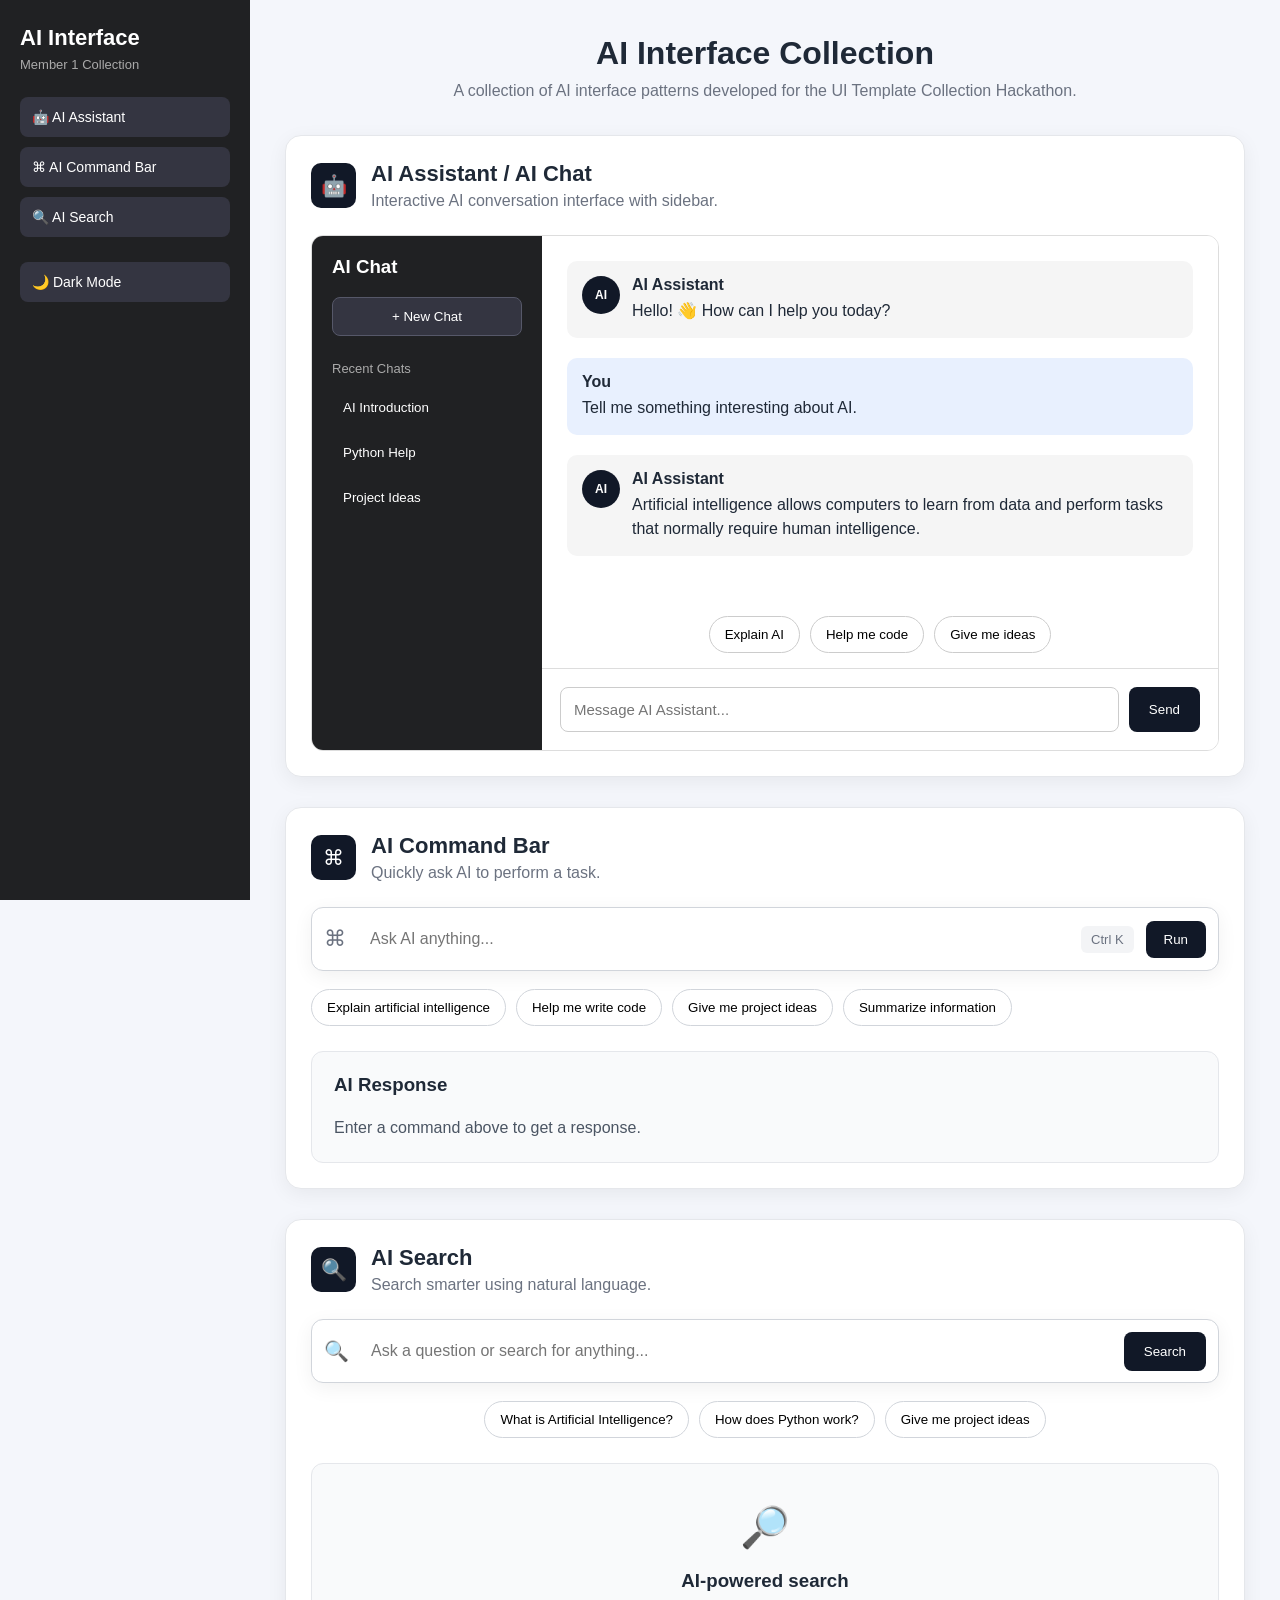
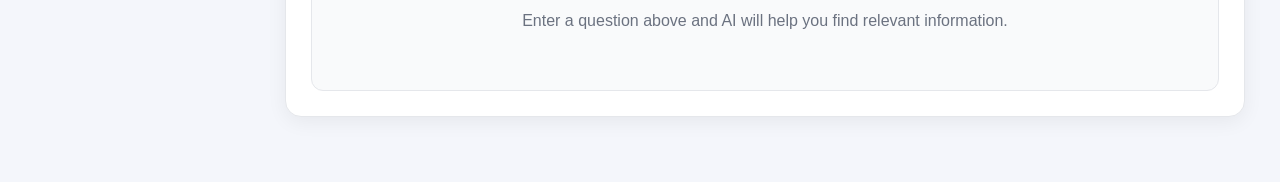
<file: index.html>
<!DOCTYPE html>
<html lang="en">
<head>
    <meta charset="UTF-8">
    <meta name="viewport" content="width=device-width, initial-scale=1.0">
    <title>AI Interface Collection</title>
    <link rel="stylesheet" href="style.css">
</head>

<body>

    <div class="dashboard">

        <!-- Sidebar -->
        <aside class="sidebar">

            <div class="sidebar-header">
                <h2>AI Interface</h2>
                <p>Member 1 Collection</p>
            </div>

            <nav class="navigation">
                <button onclick="showSection('chat-section')">
                    🤖 AI Assistant
                </button>

                <button onclick="showSection('command-section')">
                    ⌘ AI Command Bar
                </button>

                <button onclick="showSection('search-section')">
                    🔍 AI Search
                </button>
            </nav>

            <button class="theme-button">
                🌙 Dark Mode
            </button>

        </aside>


        <!-- Main Content -->
        <main class="main-content">

            <header class="page-header">
                <h1>AI Interface Collection</h1>
                <p>
                    A collection of AI interface patterns developed for the UI Template Collection Hackathon.
                </p>
            </header>


            <!-- ========================= -->
            <!-- AI CHAT / AI ASSISTANT -->
            <!-- ========================= -->

            <section id="chat-section" class="interface-section">

                <div class="section-title">
                    <span class="section-icon">🤖</span>

                    <div>
                        <h2>AI Assistant / AI Chat</h2>
                        <p>Interactive AI conversation interface with sidebar.</p>
                    </div>
                </div>


                <div class="chat-container">

                    <!-- Chat Sidebar -->

                    <aside class="chat-sidebar">

                        <h3>AI Chat</h3>

                        <button class="new-chat">
                            + New Chat
                        </button>

                        <p class="history-title">
                            Recent Chats
                        </p>

                        <button class="history-item">
                            AI Introduction
                        </button>

                        <button class="history-item">
                            Python Help
                        </button>

                        <button class="history-item">
                            Project Ideas
                        </button>

                    </aside>


                    <!-- Chat Area -->

                    <div class="chat-area">

                        <div class="messages">

                            <div class="message assistant">

                                <div class="avatar">
                                    AI
                                </div>

                                <div class="message-content">
                                    <strong>AI Assistant</strong>

                                    <p>
                                        Hello! 👋 How can I help you today?
                                    </p>
                                </div>

                            </div>


                            <div class="message user">

                                <div class="message-content">
                                    <strong>You</strong>

                                    <p>
                                        Tell me something interesting about AI.
                                    </p>
                                </div>

                            </div>


                            <div class="message assistant">

                                <div class="avatar">
                                    AI
                                </div>

                                <div class="message-content">

                                    <strong>AI Assistant</strong>

                                    <p>
                                        Artificial intelligence allows computers
                                        to learn from data and perform tasks that
                                        normally require human intelligence.
                                    </p>

                                </div>

                            </div>

                        </div>


                        <!-- Chat Suggestions -->

                        <div class="suggestions">

                            <button>
                                Explain AI
                            </button>

                            <button>
                                Help me code
                            </button>

                            <button>
                                Give me ideas
                            </button>

                        </div>


                        <!-- Chat Input -->

                        <div class="input-area">

                            <input
                                type="text"
                                placeholder="Message AI Assistant..."
                            >

                            <button class="send-button">
                                Send
                            </button>

                        </div>

                    </div>

                </div>

            </section>


            <!-- ========================= -->
            <!-- AI COMMAND BAR -->
            <!-- ========================= -->

            <section id="command-section" class="interface-section">

                <div class="section-title">

                    <span class="section-icon">
                        ⌘
                    </span>

                    <div>

                        <h2>AI Command Bar</h2>

                        <p>
                            Quickly ask AI to perform a task.
                        </p>

                    </div>

                </div>


                <div class="command-box">

                    <span class="command-icon">
                        ⌘
                    </span>

                    <input
                        type="text"
                        id="commandInput"
                        placeholder="Ask AI anything..."
                        autocomplete="off"
                    >

                    <span class="shortcut">
                        Ctrl K
                    </span>

                    <button id="runButton">
                        Run
                    </button>

                </div>


                <div class="command-suggestions">

                    <button class="command-suggestion">
                        Explain artificial intelligence
                    </button>

                    <button class="command-suggestion">
                        Help me write code
                    </button>

                    <button class="command-suggestion">
                        Give me project ideas
                    </button>

                    <button class="command-suggestion">
                        Summarize information
                    </button>

                </div>


                <div id="responseBox" class="response-box">

                    <h3>
                        AI Response
                    </h3>

                    <p>
                        Enter a command above to get a response.
                    </p>

                </div>

            </section>


            <!-- ========================= -->
            <!-- AI SEARCH -->
            <!-- ========================= -->

            <section id="search-section" class="interface-section">

                <div class="section-title">

                    <span class="section-icon">
                        🔍
                    </span>

                    <div>

                        <h2>AI Search</h2>

                        <p>
                            Search smarter using natural language.
                        </p>

                    </div>

                </div>


                <div class="search-box">

                    <span class="search-icon">
                        🔍
                    </span>

                    <input
                        type="text"
                        id="searchInput"
                        placeholder="Ask a question or search for anything..."
                        autocomplete="off"
                    >

                    <button id="searchButton">
                        Search
                    </button>

                </div>


                <div class="quick-searches">

                    <button class="quick-button">
                        What is Artificial Intelligence?
                    </button>

                    <button class="quick-button">
                        How does Python work?
                    </button>

                    <button class="quick-button">
                        Give me project ideas
                    </button>

                </div>


                <div id="results" class="results">

                    <div class="result-placeholder">

                        <div class="large-icon">
                            🔎
                        </div>

                        <h3>
                            AI-powered search
                        </h3>

                        <p>
                            Enter a question above and AI will help you
                            find relevant information.
                        </p>

                    </div>

                </div>

            </section>


        </main>

    </div>


    <script src="script.js"></script>

</body>
</html>
</file>
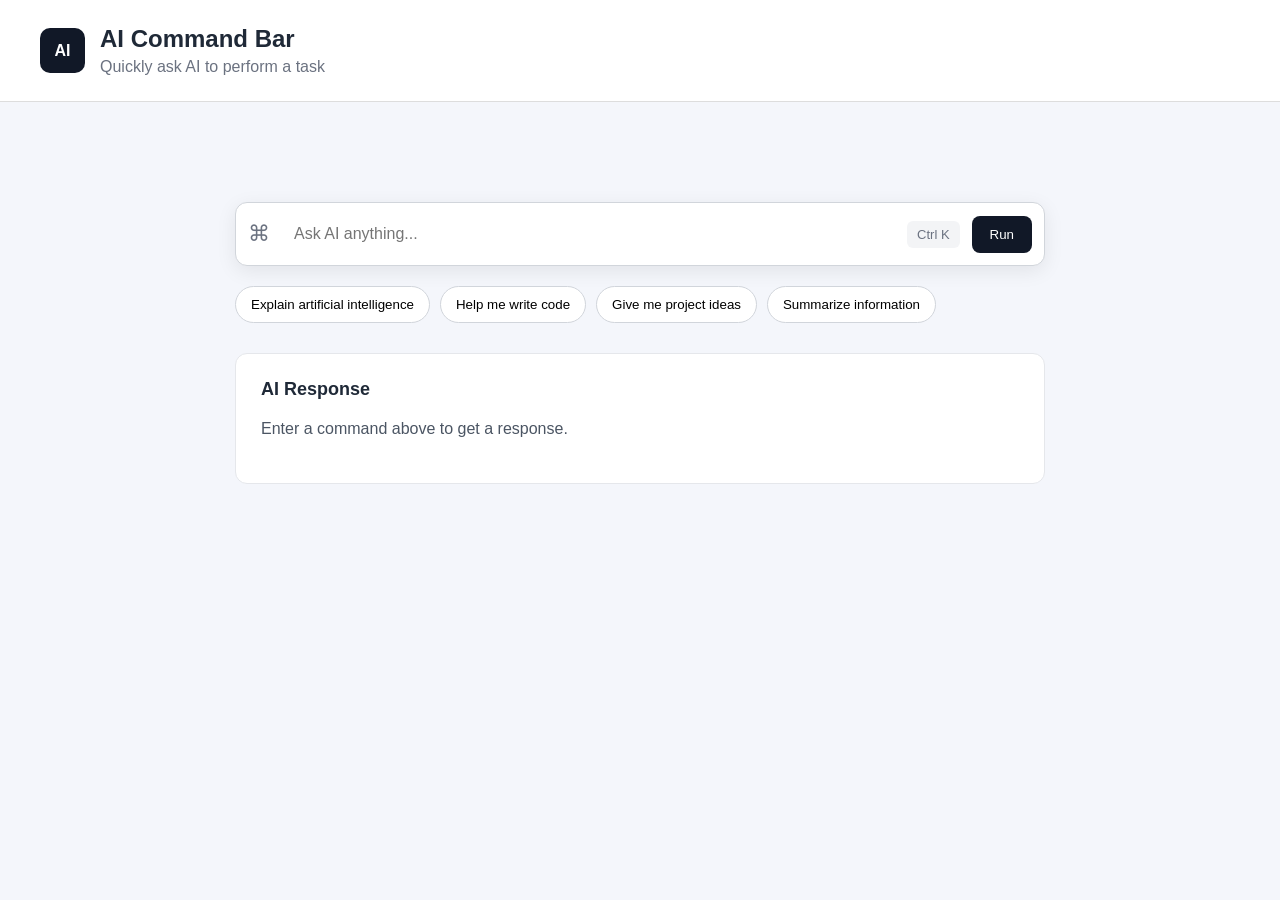
<file: ai-command-bar/index.html>
<!DOCTYPE html>
<html lang="en">
<head>
    <meta charset="UTF-8">
    <meta name="viewport" content="width=device-width, initial-scale=1.0">
    <title>AI Command Bar</title>
    <link rel="stylesheet" href="style.css">
</head>

<body>

    <div class="app">

        <header class="header">
            <div class="logo">AI</div>
            <div>
                <h1>AI Command Bar</h1>
                <p>Quickly ask AI to perform a task</p>
            </div>
        </header>

        <main class="main-content">

            <div class="command-box">
                <span class="command-icon">⌘</span>

                <input
                    type="text"
                    id="commandInput"
                    placeholder="Ask AI anything..."
                    autocomplete="off"
                >

                <span class="shortcut">Ctrl K</span>

                <button id="runButton">Run</button>
            </div>

            <div class="suggestions">

                <button class="suggestion">
                    Explain artificial intelligence
                </button>

                <button class="suggestion">
                    Help me write code
                </button>

                <button class="suggestion">
                    Give me project ideas
                </button>

                <button class="suggestion">
                    Summarize information
                </button>

            </div>

            <div id="responseBox" class="response-box">
                <h2>AI Response</h2>
                <p>Enter a command above to get a response.</p>
            </div>

        </main>

    </div>

    <script src="script.js"></script>

</body>
</html>
</file>
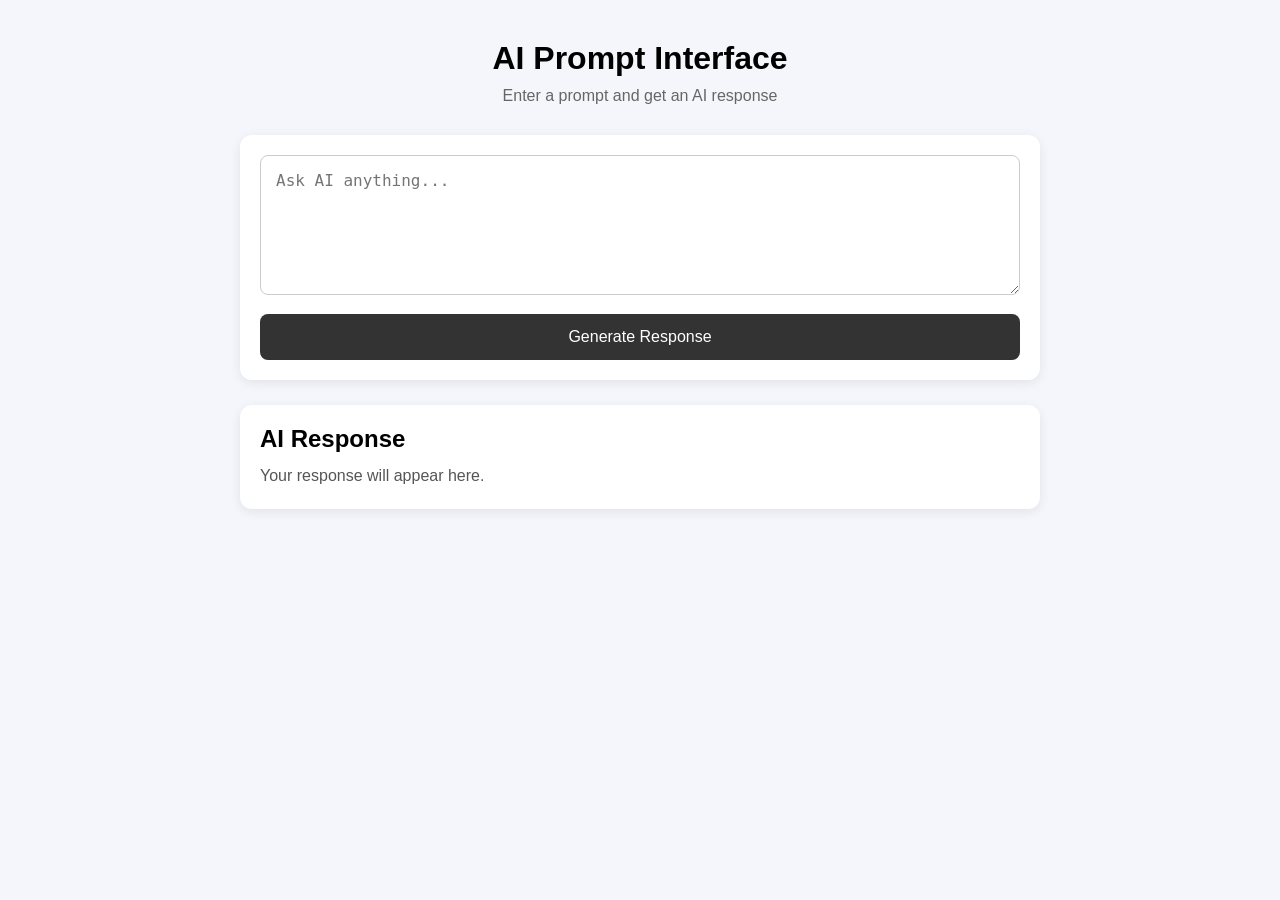
<file: ai-prompt-interface/index.html>
<!DOCTYPE html>
<html lang="en">
<head>
    <meta charset="UTF-8">
    <meta name="viewport" content="width=device-width, initial-scale=1.0">
    <title>AI Prompt Interface</title>
    <link rel="stylesheet" href="style.css">
</head>

<body>

    <div class="container">

        <h1>AI Prompt Interface</h1>
        <p class="subtitle">Enter a prompt and get an AI response</p>

        <div class="prompt-box">
            <textarea 
                id="promptInput"
                placeholder="Ask AI anything..."
            ></textarea>

            <button onclick="generateResponse()">
                Generate Response
            </button>
        </div>

        <div id="response" class="response-box">
            <h2>AI Response</h2>
            <p>Your response will appear here.</p>
        </div>

    </div>

    <script src="script.js"></script>

</body>
</html>
</file>
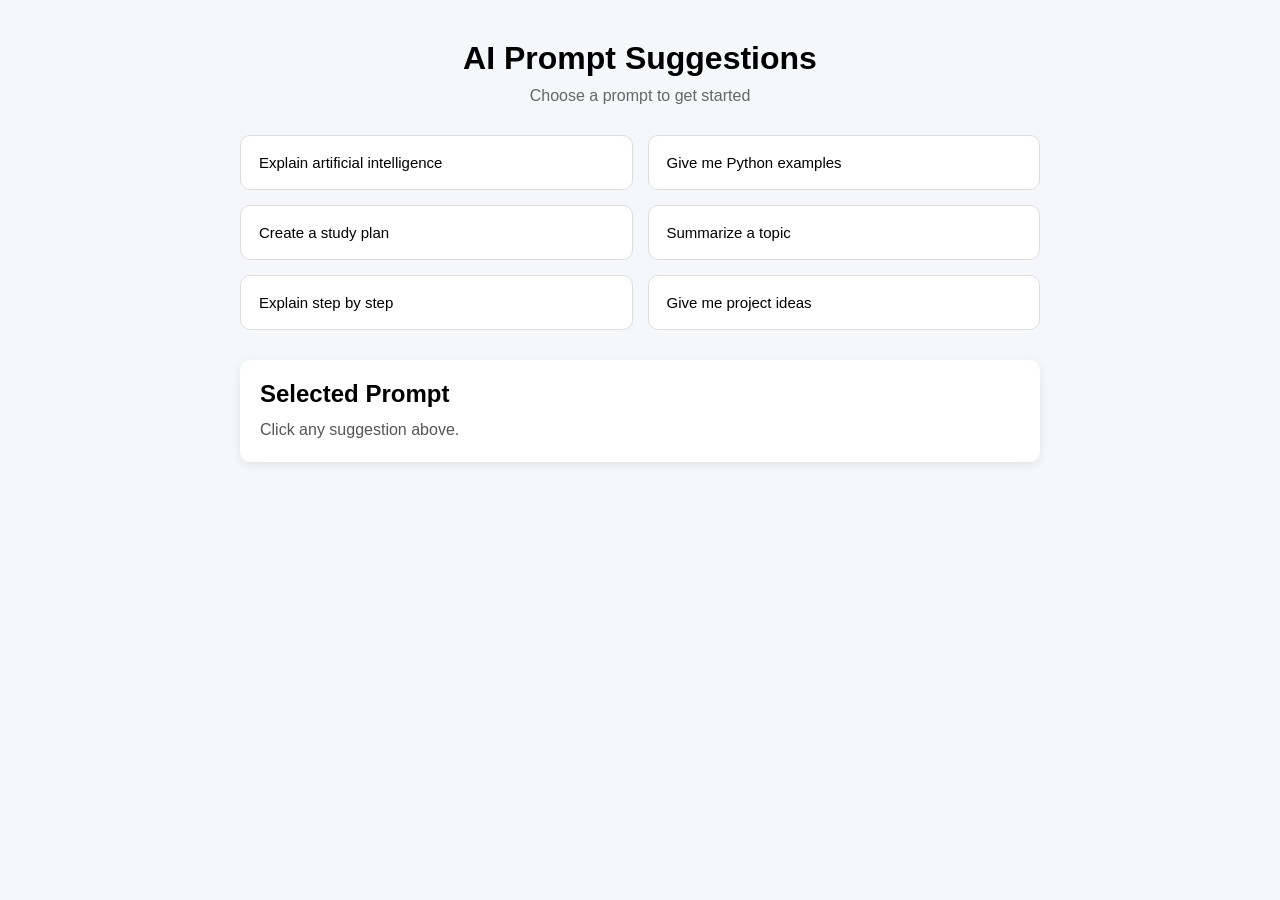
<file: ai-prompt-suggestions/index.html>
<!DOCTYPE html>
<html lang="en">
<head>
    <meta charset="UTF-8">
    <meta name="viewport" content="width=device-width, initial-scale=1.0">
    <title>AI Prompt Suggestions</title>
    <link rel="stylesheet" href="style.css">
</head>

<body>

    <div class="container">

        <h1>AI Prompt Suggestions</h1>

        <p class="subtitle">
            Choose a prompt to get started
        </p>

        <div class="suggestions">

            <button class="prompt-btn"
                onclick="selectPrompt('Explain artificial intelligence in simple words')">
                Explain artificial intelligence
            </button>

            <button class="prompt-btn"
                onclick="selectPrompt('Give me Python programming examples')">
                Give me Python examples
            </button>

            <button class="prompt-btn"
                onclick="selectPrompt('Help me create a study plan')">
                Create a study plan
            </button>

            <button class="prompt-btn"
                onclick="selectPrompt('Summarize this topic for me')">
                Summarize a topic
            </button>

            <button class="prompt-btn"
                onclick="selectPrompt('Explain this concept step by step')">
                Explain step by step
            </button>

            <button class="prompt-btn"
                onclick="selectPrompt('Give me project ideas')">
                Give me project ideas
            </button>

        </div>

        <div id="selectedPrompt" class="selected-prompt">
            <h2>Selected Prompt</h2>
            <p>Click any suggestion above.</p>
        </div>

    </div>

    <script src="script.js"></script>

</body>
</html>
</file>
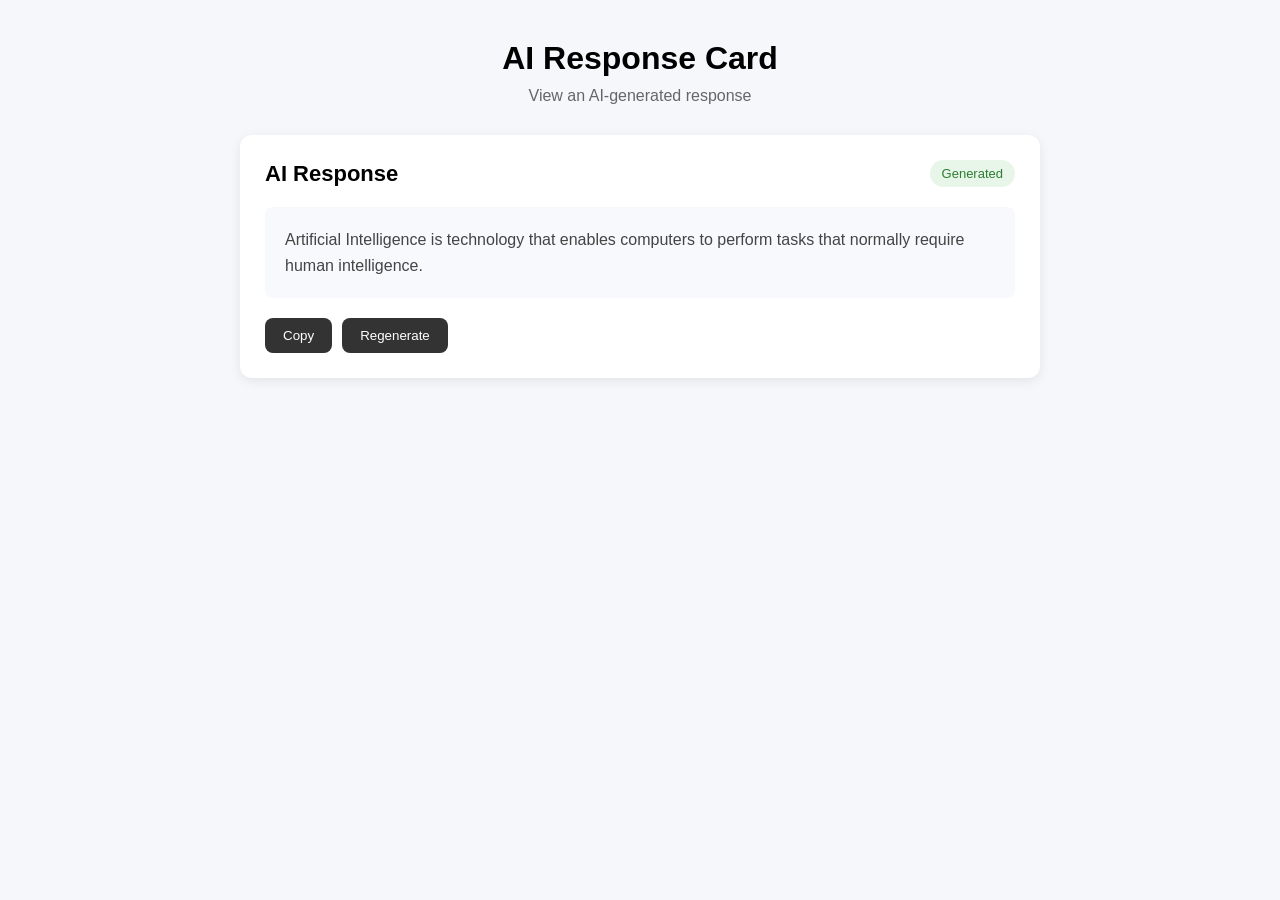
<file: ai-response-card/index.html>
<!DOCTYPE html>
<html lang="en">
<head>
    <meta charset="UTF-8">
    <meta name="viewport" content="width=device-width, initial-scale=1.0">
    <title>AI Response Card</title>
    <link rel="stylesheet" href="style.css">
</head>
<body>

    <div class="container">

        <h1>AI Response Card</h1>
        <p class="subtitle">View an AI-generated response</p>

        <div class="response-card">

            <div class="card-header">
                <h2>AI Response</h2>
                <span class="status">Generated</span>
            </div>

            <div class="response-content">
                <p id="responseText">
                    Artificial Intelligence is technology that enables
                    computers to perform tasks that normally require
                    human intelligence.
                </p>
            </div>

            <div class="card-actions">
                <button onclick="copyResponse()">Copy</button>
                <button onclick="regenerateResponse()">Regenerate</button>
            </div>

        </div>

    </div>

    <script src="script.js"></script>

</body>
</html>
</file>
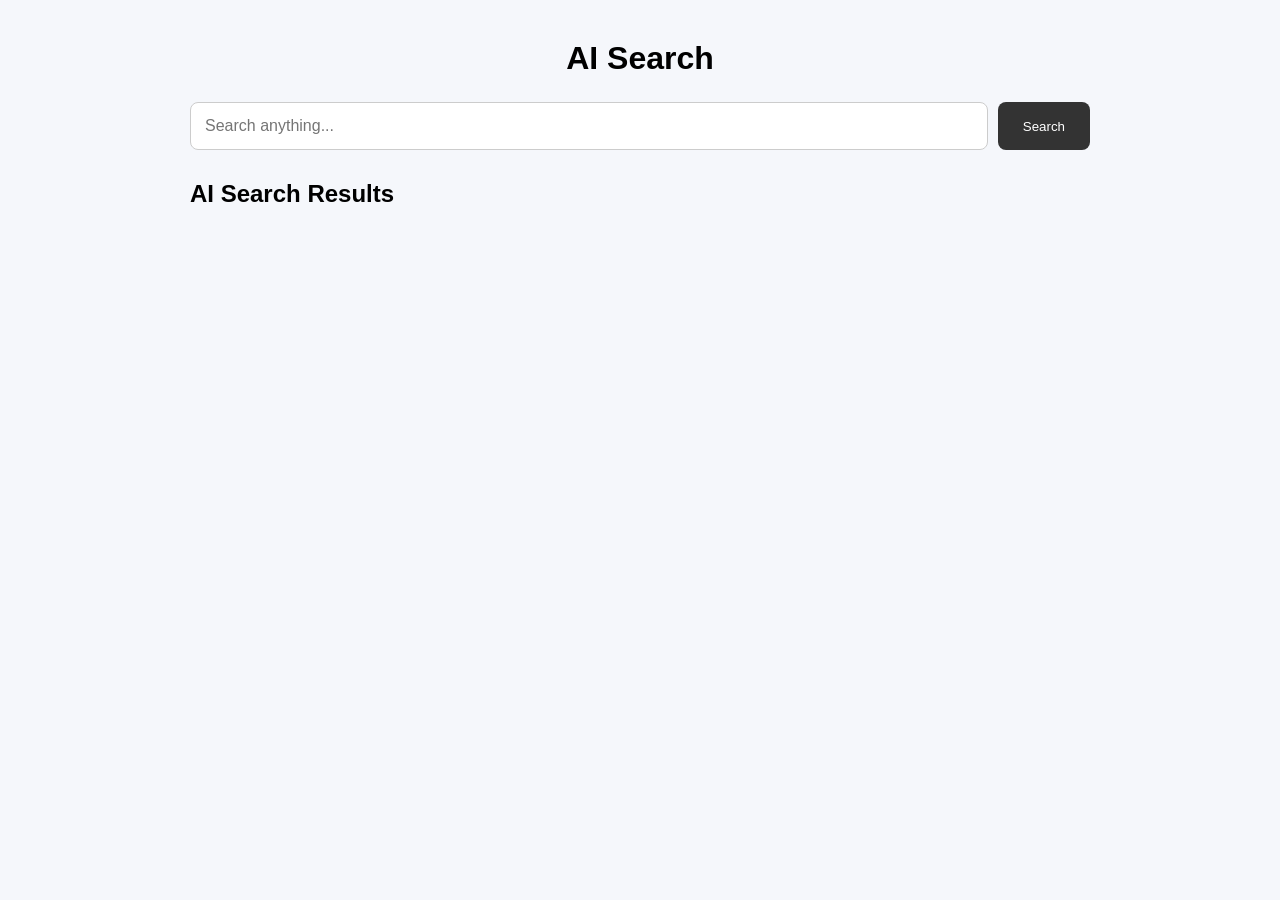
<file: ai-search-results/index.html>
<!DOCTYPE html>
<html lang="en">
<head>
    <meta charset="UTF-8">
    <meta name="viewport" content="width=device-width, initial-scale=1.0">
    <title>AI Search Results</title>

    <link rel="stylesheet" href="style.css">
</head>

<body>

    <div class="container">

        <h1>AI Search</h1>

        <div class="search-box">
            <input 
                type="text" 
                id="searchInput" 
                placeholder="Search anything..."
            >

            <button onclick="searchAI()">Search</button>
        </div>

        <h2>AI Search Results</h2>

        <div id="results"></div>

    </div>

    <script src="script.js"></script>

</body>
</html>
</file>
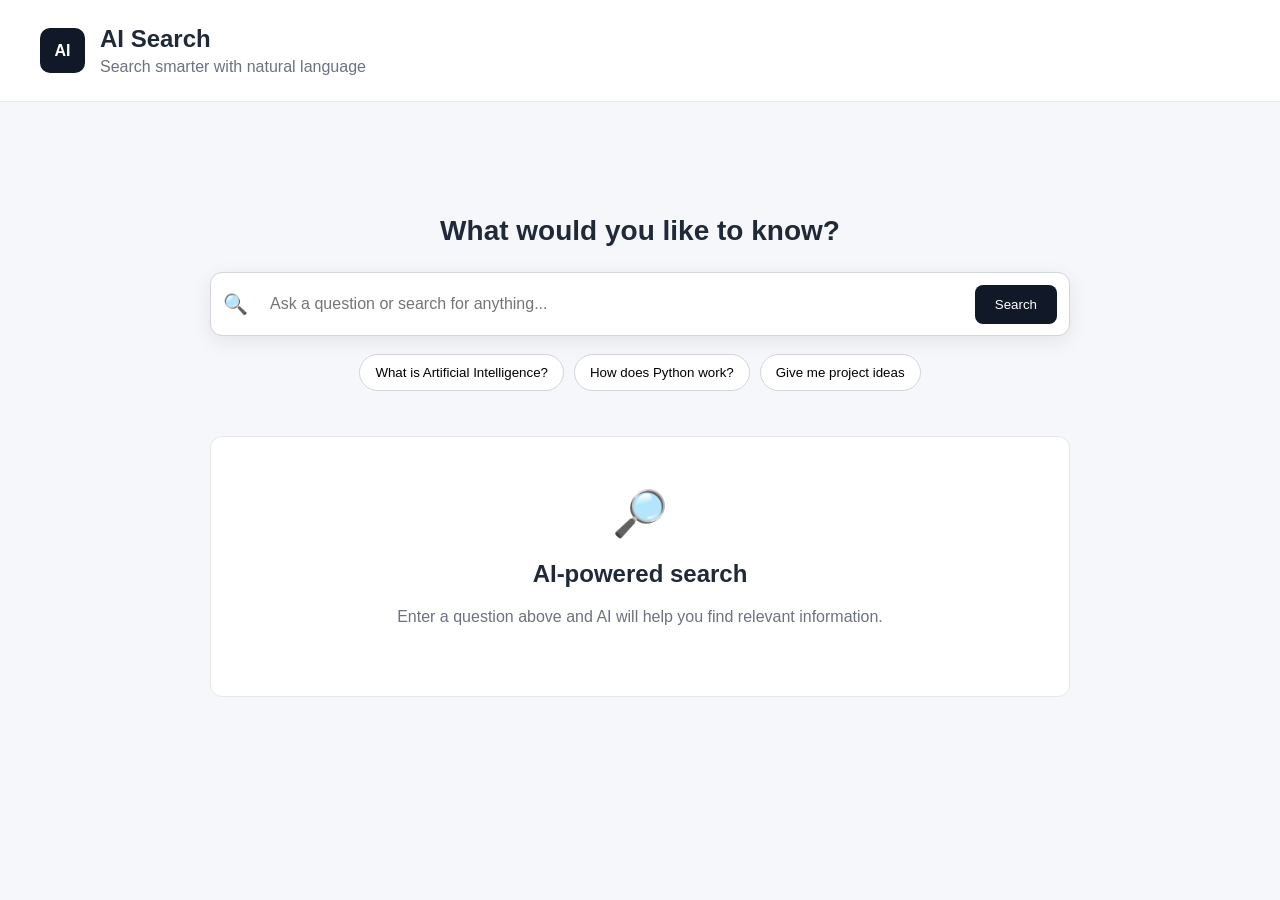
<file: ai-search/index.html>
<!DOCTYPE html>
<html lang="en">
<head>
    <meta charset="UTF-8">
    <meta name="viewport" content="width=device-width, initial-scale=1.0">
    <title>AI Search</title>
    <link rel="stylesheet" href="style.css">
</head>

<body>

    <div class="page">

        <header class="header">
            <div class="logo">AI</div>

            <div>
                <h1>AI Search</h1>
                <p>Search smarter with natural language</p>
            </div>
        </header>

        <main class="search-container">

            <section class="search-section">

                <h2>What would you like to know?</h2>

                <div class="search-box">
                    <span class="search-icon">🔍</span>

                    <input
                        type="text"
                        id="searchInput"
                        placeholder="Ask a question or search for anything..."
                        autocomplete="off"
                    >

                    <button id="searchButton">Search</button>
                </div>

                <div class="quick-searches">

                    <button class="quick-button">
                        What is Artificial Intelligence?
                    </button>

                    <button class="quick-button">
                        How does Python work?
                    </button>

                    <button class="quick-button">
                        Give me project ideas
                    </button>

                </div>

            </section>

            <section id="results" class="results">

                <div class="result-placeholder">
                    <div class="large-icon">🔎</div>
                    <h2>AI-powered search</h2>
                    <p>
                        Enter a question above and AI will help you find
                        relevant information.
                    </p>
                </div>

            </section>

        </main>

    </div>

    <script src="script.js"></script>

</body>
</html>
</file>
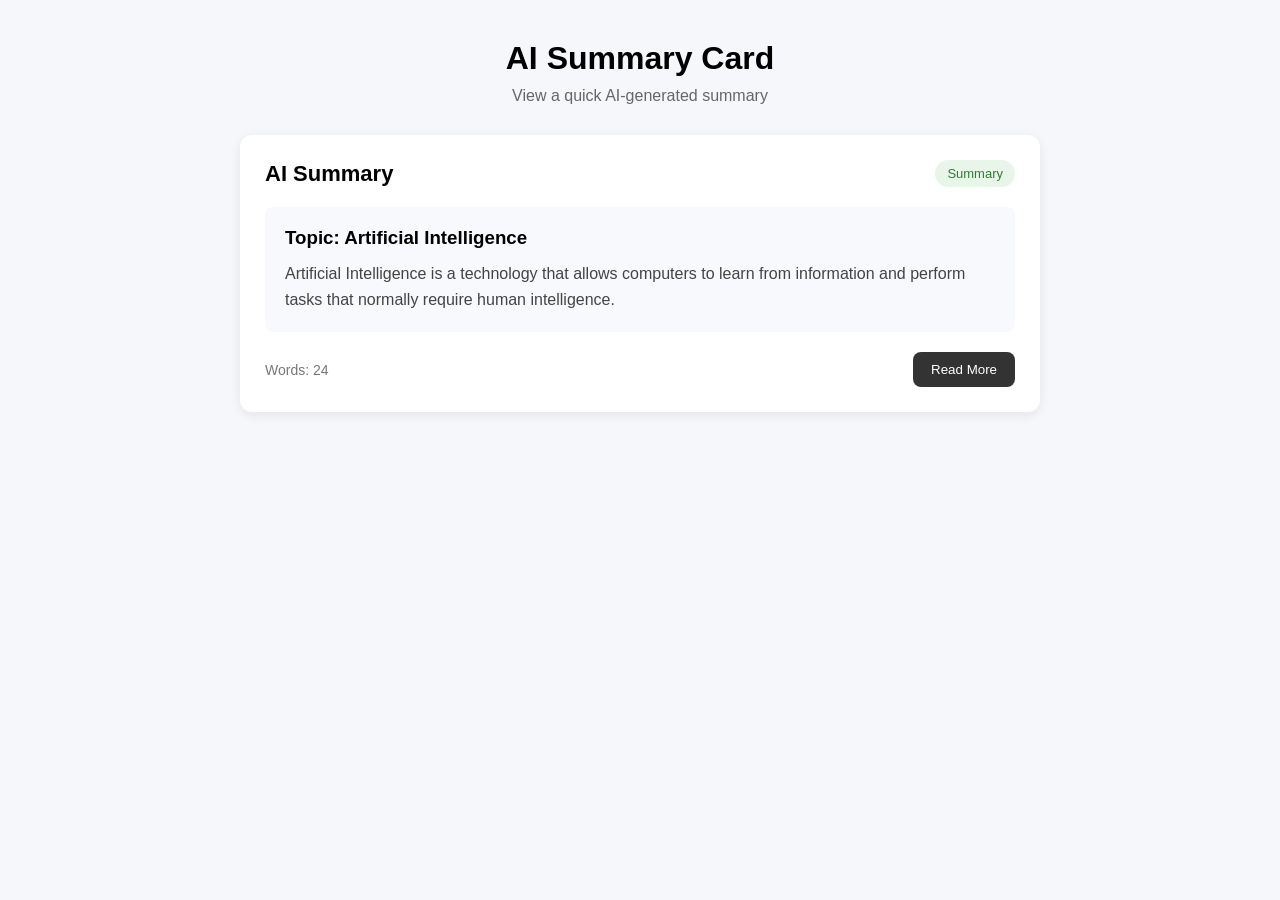
<file: ai-summary-card/index.html>
<!DOCTYPE html>
<html lang="en">
<head>
    <meta charset="UTF-8">
    <meta name="viewport" content="width=device-width, initial-scale=1.0">
    <title>AI Summary Card</title>
    <link rel="stylesheet" href="style.css">
</head>
<body>

    <div class="container">

        <h1>AI Summary Card</h1>
        <p class="subtitle">View a quick AI-generated summary</p>

        <div class="summary-card">

            <div class="card-header">
                <h2>AI Summary</h2>
                <span class="status">Summary</span>
            </div>

            <div class="summary-content">
                <h3>Topic: Artificial Intelligence</h3>

                <p id="summaryText">
                    Artificial Intelligence is a technology that allows
                    computers to learn from information and perform tasks
                    that normally require human intelligence.
                </p>
            </div>

            <div class="card-footer">
                <span id="wordCount">Words: 24</span>
                <button onclick="expandSummary()">Read More</button>
            </div>

        </div>

    </div>

    <script src="script.js"></script>

</body>
</html>
</file>
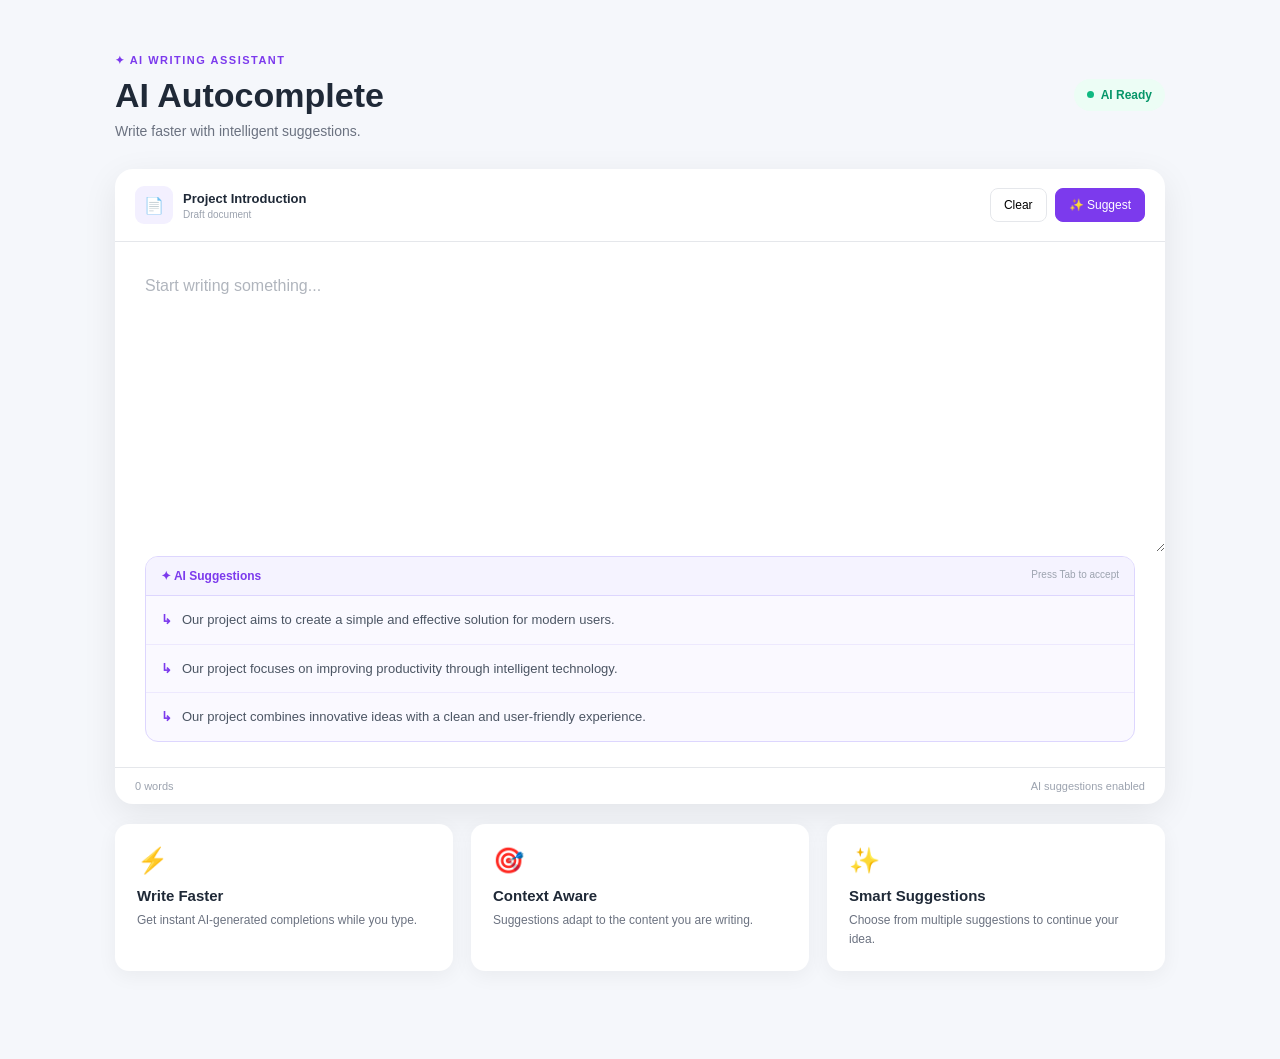
<file: member3/ai-autocomplete/index.html>
<!DOCTYPE html>
<html lang="en">
<head>
    <meta charset="UTF-8">
    <meta name="viewport" content="width=device-width, initial-scale=1.0">
    <title>AI Autocomplete</title>
    <link rel="stylesheet" href="style.css">
</head>

<body>

    <main class="container">

        <header class="header">
            <div>
                <span class="ai-label">✦ AI WRITING ASSISTANT</span>
                <h1>AI Autocomplete</h1>
                <p>Write faster with intelligent suggestions.</p>
            </div>

            <div class="status">
                <span></span>
                AI Ready
            </div>
        </header>


        <section class="editor-card">

            <div class="toolbar">

                <div class="document-info">
                    <span class="document-icon">📄</span>
                    <div>
                        <strong>Project Introduction</strong>
                        <small>Draft document</small>
                    </div>
                </div>

                <div class="toolbar-actions">
                    <button onclick="clearEditor()">Clear</button>
                    <button onclick="generateSuggestion()">✨ Suggest</button>
                </div>

            </div>


            <div class="editor">

                <textarea
                    id="editor"
                    placeholder="Start writing something..."
                    oninput="showSuggestions()"
                    onkeydown="handleKey(event)"></textarea>

                <div class="suggestion-box" id="suggestionBox">

                    <div class="suggestion-header">
                        <span>✦ AI Suggestions</span>
                        <small>Press Tab to accept</small>
                    </div>

                    <button
                        class="suggestion"
                        onclick="acceptSuggestion(0)">
                        <span class="suggestion-icon">↳</span>
                        <span>
                            Our project aims to create a simple and
                            effective solution for modern users.
                        </span>
                    </button>

                    <button
                        class="suggestion"
                        onclick="acceptSuggestion(1)">
                        <span class="suggestion-icon">↳</span>
                        <span>
                            Our project focuses on improving productivity
                            through intelligent technology.
                        </span>
                    </button>

                    <button
                        class="suggestion"
                        onclick="acceptSuggestion(2)">
                        <span class="suggestion-icon">↳</span>
                        <span>
                            Our project combines innovative ideas with
                            a clean and user-friendly experience.
                        </span>
                    </button>

                </div>

            </div>


            <div class="editor-footer">

                <span id="wordCount">
                    0 words
                </span>

                <span>
                    AI suggestions enabled
                </span>

            </div>

        </section>


        <section class="features">

            <div class="feature-card">
                <div class="feature-icon">⚡</div>
                <h3>Write Faster</h3>
                <p>
                    Get instant AI-generated completions while you type.
                </p>
            </div>

            <div class="feature-card">
                <div class="feature-icon">🎯</div>
                <h3>Context Aware</h3>
                <p>
                    Suggestions adapt to the content you are writing.
                </p>
            </div>

            <div class="feature-card">
                <div class="feature-icon">✨</div>
                <h3>Smart Suggestions</h3>
                <p>
                    Choose from multiple suggestions to continue your idea.
                </p>
            </div>

        </section>


        <div id="message"></div>

    </main>


    <script src="script.js"></script>

</body>
</html>
</file>
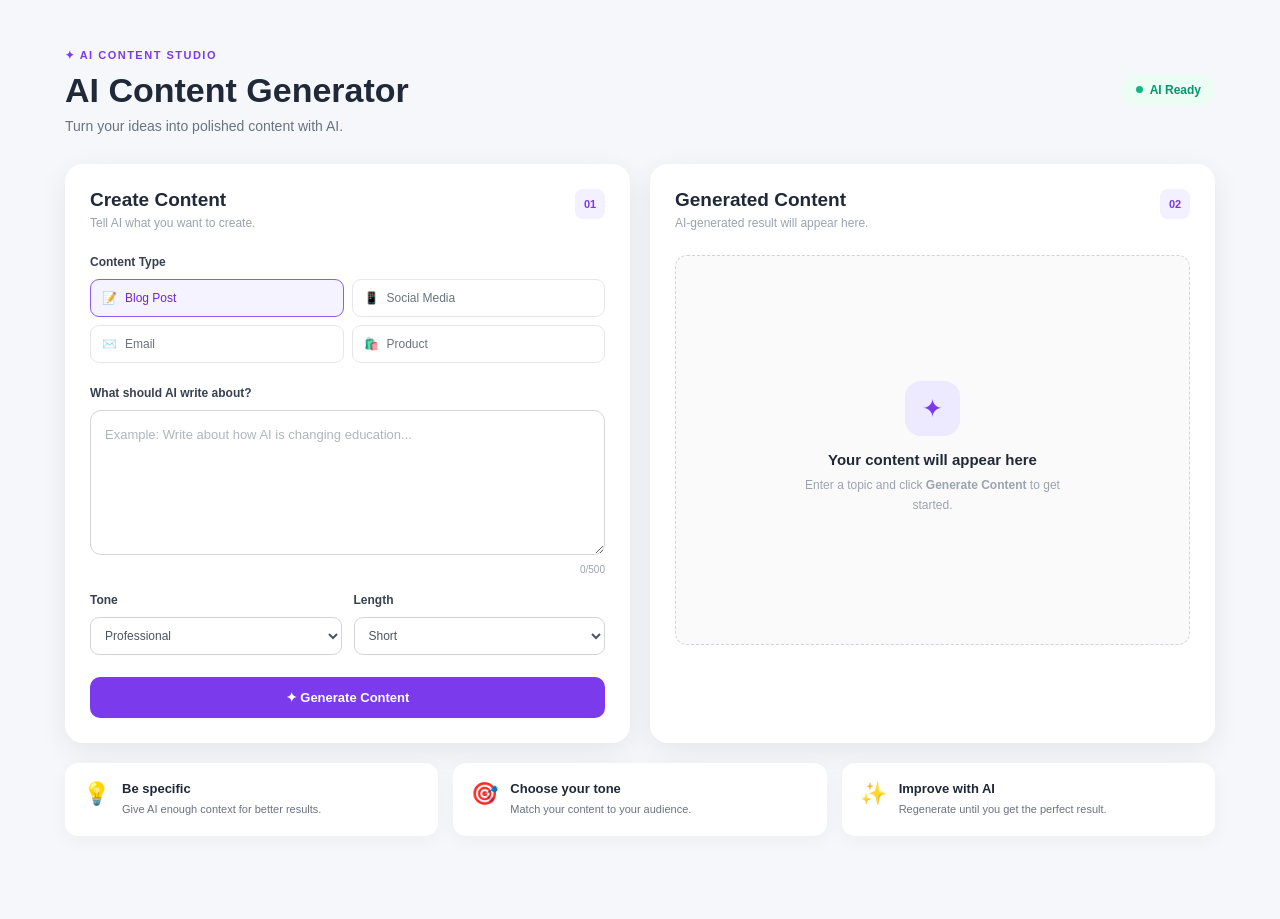
<file: member3/ai-content-generator/index.html>
<!DOCTYPE html>
<html lang="en">
<head>
    <meta charset="UTF-8">
    <meta name="viewport" content="width=device-width, initial-scale=1.0">

    <title>AI Content Generator</title>

    <link rel="stylesheet" href="style.css">
</head>

<body>

    <main class="container">

        <header class="header">

            <div>
                <span class="ai-label">✦ AI CONTENT STUDIO</span>

                <h1>AI Content Generator</h1>

                <p>
                    Turn your ideas into polished content with AI.
                </p>
            </div>

            <div class="ai-status">
                <span></span>
                AI Ready
            </div>

        </header>


        <section class="workspace">

            <div class="input-panel">

                <div class="panel-header">
                    <div>
                        <h2>Create Content</h2>
                        <p>Tell AI what you want to create.</p>
                    </div>

                    <span class="step">01</span>
                </div>


                <label>Content Type</label>

                <div class="content-types">

                    <button
                        class="type-btn active"
                        onclick="selectType(this, 'Blog Post')">
                        📝
                        <span>Blog Post</span>
                    </button>

                    <button
                        class="type-btn"
                        onclick="selectType(this, 'Social Media')">
                        📱
                        <span>Social Media</span>
                    </button>

                    <button
                        class="type-btn"
                        onclick="selectType(this, 'Email')">
                        ✉️
                        <span>Email</span>
                    </button>

                    <button
                        class="type-btn"
                        onclick="selectType(this, 'Product Description')">
                        🛍️
                        <span>Product</span>
                    </button>

                </div>


                <label for="topic">What should AI write about?</label>

                <textarea
                    id="topic"
                    placeholder="Example: Write about how AI is changing education..."
                    oninput="updateCharacters()"></textarea>

                <div class="character-count">
                    <span id="characters">0</span>/500
                </div>


                <div class="options">

                    <div class="option">

                        <label for="tone">
                            Tone
                        </label>

                        <select id="tone">
                            <option>Professional</option>
                            <option>Friendly</option>
                            <option>Creative</option>
                            <option>Casual</option>
                            <option>Persuasive</option>
                        </select>

                    </div>


                    <div class="option">

                        <label for="length">
                            Length
                        </label>

                        <select id="length">
                            <option>Short</option>
                            <option>Medium</option>
                            <option>Long</option>
                        </select>

                    </div>

                </div>


                <button
                    class="generate-btn"
                    onclick="generateContent()">

                    ✦ Generate Content

                </button>

            </div>


            <div class="output-panel">

                <div class="panel-header">

                    <div>
                        <h2>Generated Content</h2>
                        <p>AI-generated result will appear here.</p>
                    </div>

                    <span class="step">02</span>

                </div>


                <div
                    class="output"
                    id="output">

                    <div class="empty-state">

                        <div class="empty-icon">
                            ✦
                        </div>

                        <h3>Your content will appear here</h3>

                        <p>
                            Enter a topic and click
                            <strong>Generate Content</strong>
                            to get started.
                        </p>

                    </div>

                </div>


                <div
                    class="output-actions"
                    id="outputActions">

                    <button onclick="copyContent()">
                        📋 Copy
                    </button>

                    <button onclick="generateContent()">
                        ↻ Regenerate
                    </button>

                </div>

            </div>

        </section>


        <section class="tips">

            <div class="tip">
                <span>💡</span>
                <div>
                    <strong>Be specific</strong>
                    <p>
                        Give AI enough context for better results.
                    </p>
                </div>
            </div>

            <div class="tip">
                <span>🎯</span>
                <div>
                    <strong>Choose your tone</strong>
                    <p>
                        Match your content to your audience.
                    </p>
                </div>
            </div>

            <div class="tip">
                <span>✨</span>
                <div>
                    <strong>Improve with AI</strong>
                    <p>
                        Regenerate until you get the perfect result.
                    </p>
                </div>
            </div>

        </section>


        <div id="message"></div>

    </main>


    <script src="script.js"></script>

</body>
</html>
</file>
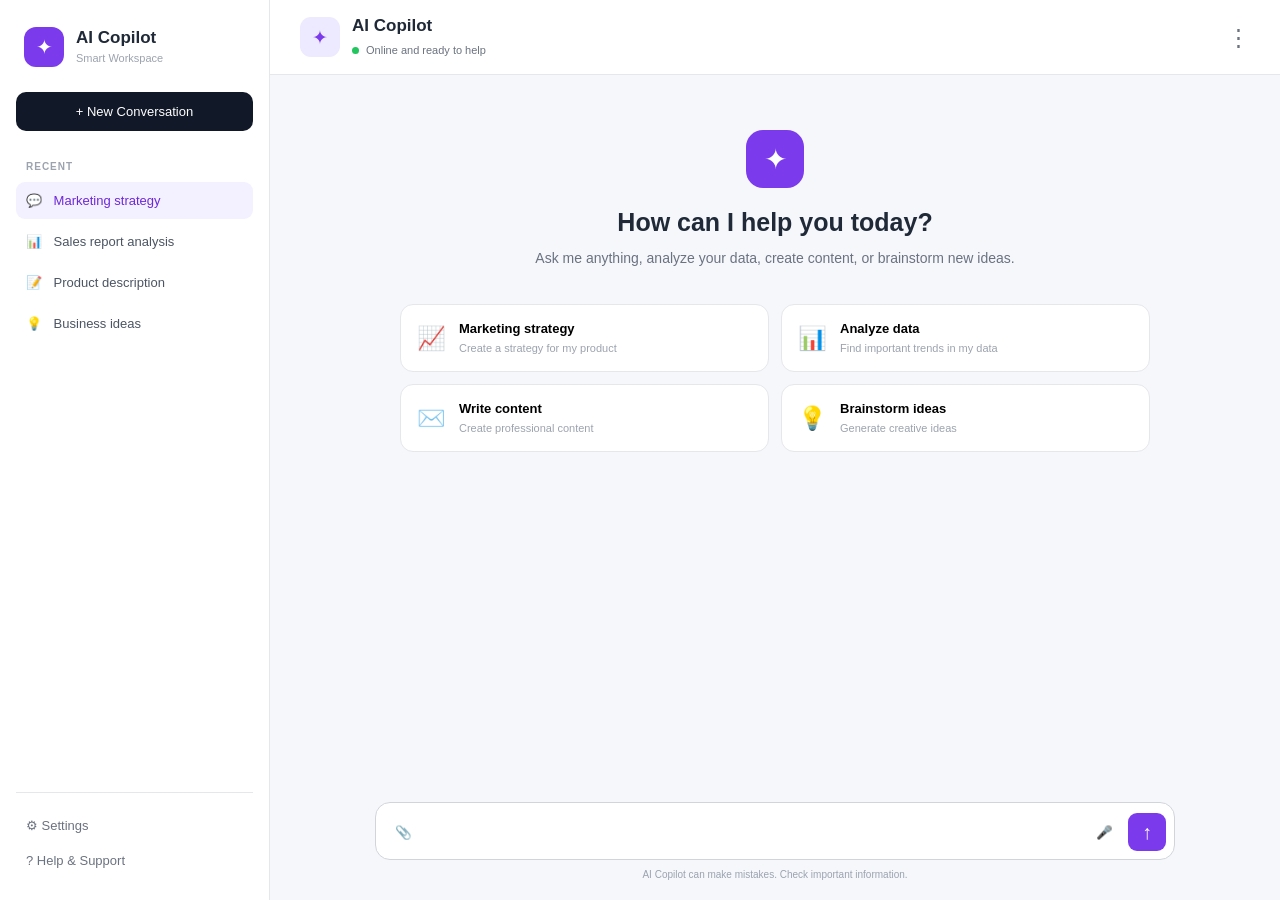
<file: member3/ai-copilot/index.html>
<!DOCTYPE html>
<html lang="en">
<head>
    <meta charset="UTF-8">
    <meta name="viewport" content="width=device-width, initial-scale=1.0">

    <title>AI Copilot</title>

    <link rel="stylesheet" href="style.css">
</head>

<body>

    <div class="app">

        <aside class="sidebar">

            <div class="brand">
                <div class="brand-icon">✦</div>
                <div>
                    <h2>AI Copilot</h2>
                    <span>Smart Workspace</span>
                </div>
            </div>

            <button class="new-chat" onclick="newChat()">
                + New Conversation
            </button>

            <div class="sidebar-section">
                <p>RECENT</p>

                <button class="history active">
                    <span>💬</span>
                    Marketing strategy
                </button>

                <button class="history">
                    <span>📊</span>
                    Sales report analysis
                </button>

                <button class="history">
                    <span>📝</span>
                    Product description
                </button>

                <button class="history">
                    <span>💡</span>
                    Business ideas
                </button>
            </div>

            <div class="sidebar-bottom">

                <button class="sidebar-link">
                    ⚙ Settings
                </button>

                <button class="sidebar-link">
                    ? Help & Support
                </button>

            </div>

        </aside>


        <main class="chat-area">

            <header class="chat-header">

                <div class="copilot-title">

                    <div class="online-icon">
                        ✦
                    </div>

                    <div>
                        <h1>AI Copilot</h1>
                        <span>
                            <i></i>
                            Online and ready to help
                        </span>
                    </div>

                </div>

                <button class="more-btn">
                    ⋮
                </button>

            </header>


            <section class="messages" id="messages">

                <div class="welcome">

                    <div class="welcome-icon">
                        ✦
                    </div>

                    <h2>How can I help you today?</h2>

                    <p>
                        Ask me anything, analyze your data, create content,
                        or brainstorm new ideas.
                    </p>

                </div>


                <div class="suggestions">

                    <button onclick="useSuggestion('Create a marketing strategy')">
                        <span>📈</span>
                        <div>
                            <strong>Marketing strategy</strong>
                            <small>Create a strategy for my product</small>
                        </div>
                    </button>

                    <button onclick="useSuggestion('Analyze my sales data')">
                        <span>📊</span>
                        <div>
                            <strong>Analyze data</strong>
                            <small>Find important trends in my data</small>
                        </div>
                    </button>

                    <button onclick="useSuggestion('Write a professional email')">
                        <span>✉️</span>
                        <div>
                            <strong>Write content</strong>
                            <small>Create professional content</small>
                        </div>
                    </button>

                    <button onclick="useSuggestion('Give me some business ideas')">
                        <span>💡</span>
                        <div>
                            <strong>Brainstorm ideas</strong>
                            <small>Generate creative ideas</small>
                        </div>
                    </button>

                </div>

            </section>


            <div class="typing" id="typing">

                <span></span>
                <span></span>
                <span></span>

            </div>


            <div class="input-area">

                <div class="input-box">

                    <button class="tool-btn" title="Attach file">
                        📎
                    </button>

                    <textarea
                        id="messageInput"
                        placeholder="Message your AI Copilot..."
                        rows="1"
                        onkeydown="handleKey(event)">
                    </textarea>

                    <button
                        class="voice-btn"
                        title="Voice input">
                        🎤
                    </button>

                    <button
                        class="send-btn"
                        onclick="sendMessage()">
                        ↑
                    </button>

                </div>

                <p class="disclaimer">
                    AI Copilot can make mistakes. Check important information.
                </p>

            </div>

        </main>

    </div>


    <script src="script.js"></script>

</body>
</html>
</file>
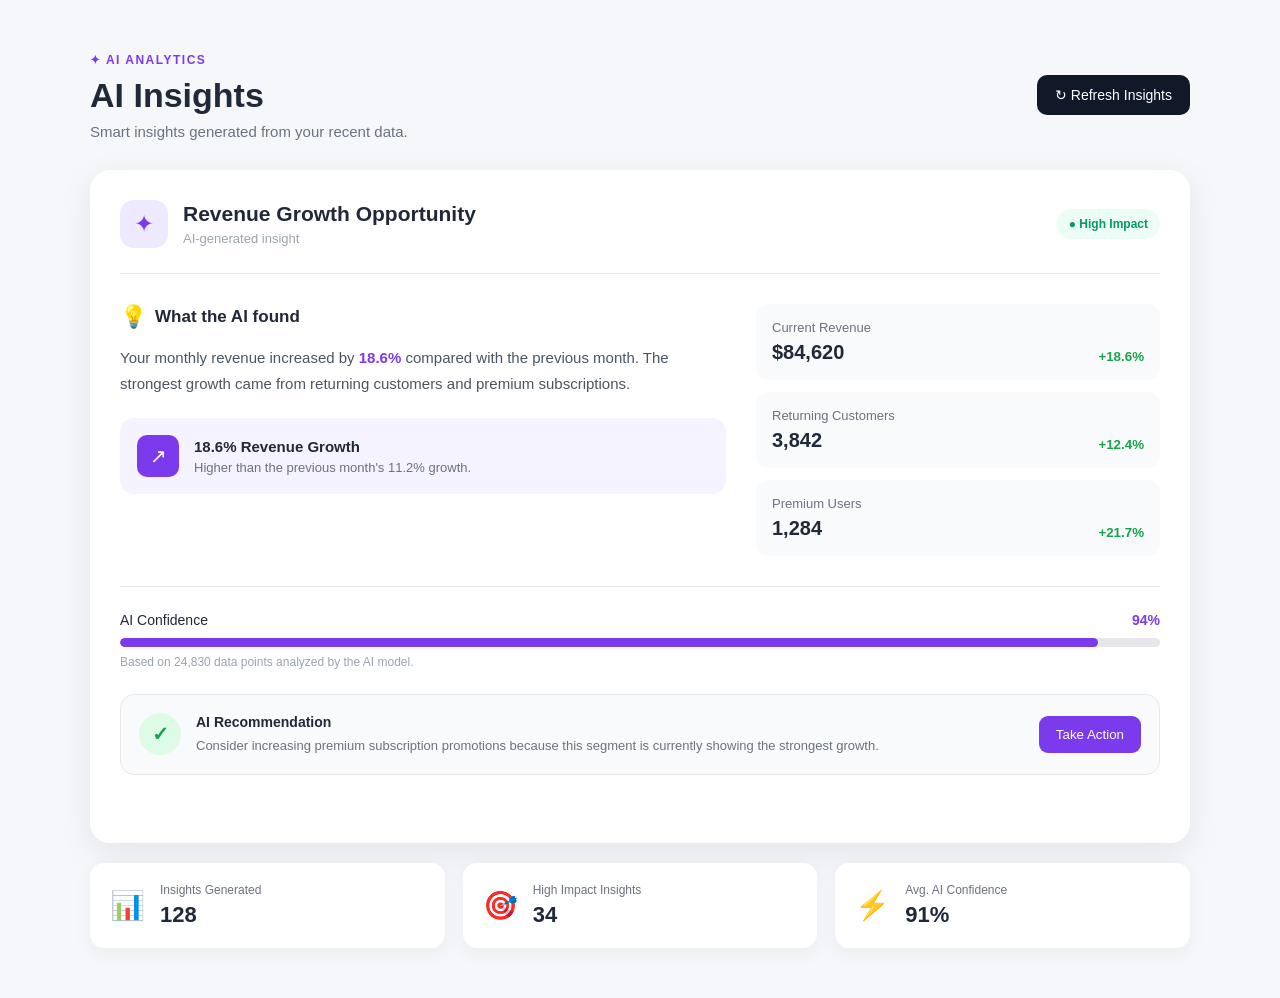
<file: member3/ai-insight-card/index.html>
<!DOCTYPE html>
<html lang="en">
<head>
    <meta charset="UTF-8">
    <meta name="viewport" content="width=device-width, initial-scale=1.0">

    <title>AI Insight Card</title>

    <link rel="stylesheet" href="style.css">
</head>

<body>

    <main class="dashboard">

        <header class="top-bar">
            <div>
                <span class="ai-label">✦ AI ANALYTICS</span>
                <h1>AI Insights</h1>
                <p>Smart insights generated from your recent data.</p>
            </div>

            <button class="refresh-btn" onclick="refreshInsight()">
                ↻ Refresh Insights
            </button>
        </header>


        <section class="insight-card">

            <div class="card-header">

                <div class="title-area">
                    <div class="ai-icon">
                        ✦
                    </div>

                    <div>
                        <h2>Revenue Growth Opportunity</h2>
                        <p>AI-generated insight</p>
                    </div>
                </div>

                <span class="status">
                    ● High Impact
                </span>

            </div>


            <div class="insight-content">

                <div class="main-insight">

                    <div class="insight-heading">
                        <span>💡</span>
                        <h3>What the AI found</h3>
                    </div>

                    <p class="insight-text">
                        Your monthly revenue increased by
                        <strong>18.6%</strong> compared with the previous
                        month. The strongest growth came from returning
                        customers and premium subscriptions.
                    </p>

                    <div class="highlight">
                        <span class="highlight-icon">↗</span>

                        <div>
                            <strong>18.6% Revenue Growth</strong>
                            <p>
                                Higher than the previous month's
                                11.2% growth.
                            </p>
                        </div>
                    </div>

                </div>


                <div class="metrics">

                    <div class="metric">
                        <span>Current Revenue</span>
                        <strong>$84,620</strong>
                        <small class="positive">+18.6%</small>
                    </div>

                    <div class="metric">
                        <span>Returning Customers</span>
                        <strong>3,842</strong>
                        <small class="positive">+12.4%</small>
                    </div>

                    <div class="metric">
                        <span>Premium Users</span>
                        <strong>1,284</strong>
                        <small class="positive">+21.7%</small>
                    </div>

                </div>

            </div>


            <div class="confidence-section">

                <div class="confidence-header">
                    <span>AI Confidence</span>
                    <strong id="confidenceValue">94%</strong>
                </div>

                <div class="progress-bar">
                    <div
                        class="progress"
                        id="confidenceBar">
                    </div>
                </div>

                <p>
                    Based on 24,830 data points analyzed by the AI model.
                </p>

            </div>


            <div class="recommendation">

                <div class="recommendation-icon">
                    ✓
                </div>

                <div class="recommendation-text">
                    <span>AI Recommendation</span>

                    <p>
                        Consider increasing premium subscription promotions
                        because this segment is currently showing the
                        strongest growth.
                    </p>
                </div>

                <button
                    class="action-btn"
                    onclick="takeAction()">
                    Take Action
                </button>

            </div>


            <div
                class="message"
                id="message">
            </div>

        </section>


        <section class="bottom-grid">

            <div class="small-card">
                <span>📊</span>
                <div>
                    <small>Insights Generated</small>
                    <strong>128</strong>
                </div>
            </div>

            <div class="small-card">
                <span>🎯</span>
                <div>
                    <small>High Impact Insights</small>
                    <strong>34</strong>
                </div>
            </div>

            <div class="small-card">
                <span>⚡</span>
                <div>
                    <small>Avg. AI Confidence</small>
                    <strong>91%</strong>
                </div>
            </div>

        </section>

    </main>


    <script src="script.js"></script>

</body>
</html>
</file>
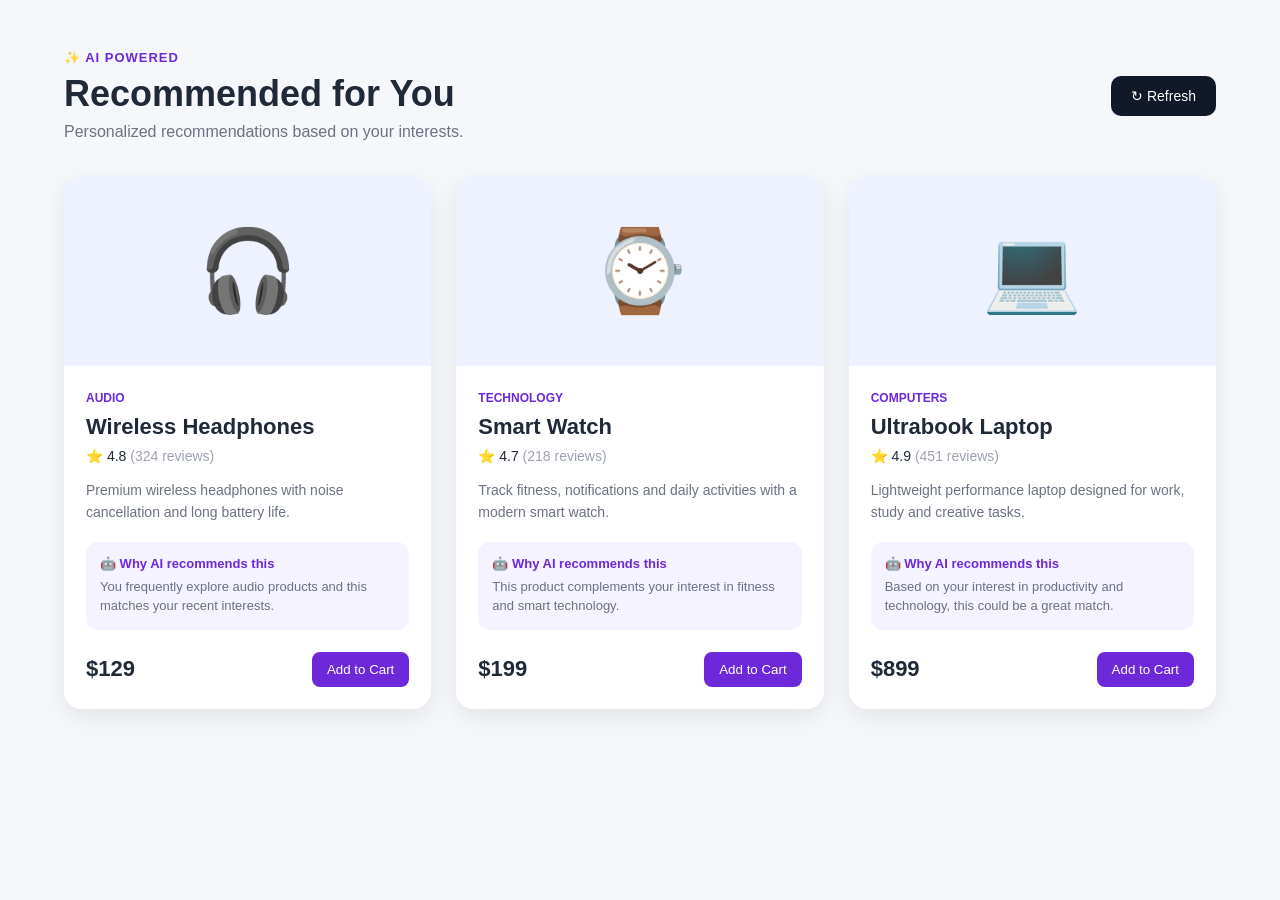
<file: member3/ai-recommendation-card/index.html>
<!DOCTYPE html>
<html lang="en">
<head>
    <meta charset="UTF-8">
    <meta name="viewport" content="width=device-width, initial-scale=1.0">
    <title>AI Recommendation Card</title>
    <link rel="stylesheet" href="style.css">
</head>
<body>

    <div class="container">

        <header>
            <div>
                <p class="tag">✨ AI POWERED</p>
                <h1>Recommended for You</h1>
                <p class="subtitle">
                    Personalized recommendations based on your interests.
                </p>
            </div>

            <button class="refresh-btn" onclick="refreshRecommendations()">
                ↻ Refresh
            </button>
        </header>

        <div id="recommendationContainer" class="recommendation-grid">

            <div class="card">
                <div class="product-image">🎧</div>

                <div class="card-content">
                    <span class="category">Audio</span>
                    <h2>Wireless Headphones</h2>

                    <div class="rating">
                        ⭐ 4.8
                        <span>(324 reviews)</span>
                    </div>

                    <p class="description">
                        Premium wireless headphones with noise cancellation
                        and long battery life.
                    </p>

                    <div class="ai-reason">
                        <strong>🤖 Why AI recommends this</strong>
                        <p>
                            You frequently explore audio products and this
                            matches your recent interests.
                        </p>
                    </div>

                    <div class="card-bottom">
                        <span class="price">$129</span>
                        <button onclick="addToCart(this)">Add to Cart</button>
                    </div>
                </div>
            </div>


            <div class="card">
                <div class="product-image">⌚</div>

                <div class="card-content">
                    <span class="category">Technology</span>
                    <h2>Smart Watch</h2>

                    <div class="rating">
                        ⭐ 4.7
                        <span>(218 reviews)</span>
                    </div>

                    <p class="description">
                        Track fitness, notifications and daily activities
                        with a modern smart watch.
                    </p>

                    <div class="ai-reason">
                        <strong>🤖 Why AI recommends this</strong>
                        <p>
                            This product complements your interest in
                            fitness and smart technology.
                        </p>
                    </div>

                    <div class="card-bottom">
                        <span class="price">$199</span>
                        <button onclick="addToCart(this)">Add to Cart</button>
                    </div>
                </div>
            </div>


            <div class="card">
                <div class="product-image">💻</div>

                <div class="card-content">
                    <span class="category">Computers</span>
                    <h2>Ultrabook Laptop</h2>

                    <div class="rating">
                        ⭐ 4.9
                        <span>(451 reviews)</span>
                    </div>

                    <p class="description">
                        Lightweight performance laptop designed for work,
                        study and creative tasks.
                    </p>

                    <div class="ai-reason">
                        <strong>🤖 Why AI recommends this</strong>
                        <p>
                            Based on your interest in productivity and
                            technology, this could be a great match.
                        </p>
                    </div>

                    <div class="card-bottom">
                        <span class="price">$899</span>
                        <button onclick="addToCart(this)">Add to Cart</button>
                    </div>
                </div>
            </div>

        </div>

        <div id="message"></div>

    </div>

    <script src="script.js"></script>
</body>
</html>
</file>
<file: style.css>
* {
    box-sizing: border-box;
}

body {
    margin: 0;
    font-family: Arial, sans-serif;
    background: #f4f6fb;
    color: #1f2937;
}

.dashboard {
    display: flex;
    min-height: 100vh;
}

/* =========================
   MAIN SIDEBAR
========================= */

.sidebar {
    width: 250px;
    min-height: 100vh;
    padding: 25px 20px;
    background: #202123;
    color: white;
    position: sticky;
    top: 0;
    align-self: flex-start;
}

.sidebar-header h2 {
    margin: 0;
    font-size: 22px;
}

.sidebar-header p {
    margin: 6px 0 25px;
    color: #aaa;
    font-size: 13px;
}

.navigation {
    display: flex;
    flex-direction: column;
    gap: 10px;
}

.navigation button,
.theme-button {
    width: 100%;
    padding: 12px;
    border: none;
    border-radius: 8px;
    background: #343541;
    color: white;
    text-align: left;
    cursor: pointer;
    font-size: 14px;
}

.navigation button:hover,
.theme-button:hover {
    background: #4a4b57;
}

.theme-button {
    margin-top: 25px;
}

/* =========================
   MAIN CONTENT
========================= */

.main-content {
    flex: 1;
    padding: 35px;
    max-width: 1400px;
    margin: 0 auto;
}

.page-header {
    text-align: center;
    margin-bottom: 35px;
}

.page-header h1 {
    margin: 0;
    font-size: 32px;
}

.page-header p {
    margin-top: 10px;
    color: #6b7280;
}

/* =========================
   INTERFACE SECTIONS
========================= */

.interface-section {
    background: white;
    border: 1px solid #e5e7eb;
    border-radius: 16px;
    padding: 25px;
    margin-bottom: 30px;
    box-shadow: 0 5px 20px rgba(0, 0, 0, 0.06);
}

.section-title {
    display: flex;
    align-items: center;
    gap: 15px;
    margin-bottom: 25px;
}

.section-icon {
    width: 45px;
    height: 45px;
    display: flex;
    align-items: center;
    justify-content: center;
    background: #111827;
    color: white;
    border-radius: 10px;
    font-size: 21px;
}

.section-title h2 {
    margin: 0;
    font-size: 22px;
}

.section-title p {
    margin: 5px 0 0;
    color: #6b7280;
}

/* =========================
   AI CHAT
========================= */

.chat-container {
    display: flex;
    min-height: 500px;
    border: 1px solid #ddd;
    border-radius: 12px;
    overflow: hidden;
}

.chat-sidebar {
    width: 230px;
    padding: 20px;
    background: #202123;
    color: white;
}

.chat-sidebar h3 {
    margin-top: 0;
}

.new-chat {
    width: 100%;
    padding: 11px;
    background: #343541;
    color: white;
    border: 1px solid #565869;
    border-radius: 8px;
    cursor: pointer;
}

.new-chat:hover {
    background: #4a4b57;
}

.history-title {
    margin-top: 25px;
    color: #aaa;
    font-size: 13px;
}

.history-item {
    width: 100%;
    padding: 11px;
    margin-bottom: 8px;
    background: transparent;
    color: white;
    border: none;
    border-radius: 6px;
    text-align: left;
    cursor: pointer;
}

.history-item:hover {
    background: #343541;
}

.chat-area {
    flex: 1;
    display: flex;
    flex-direction: column;
    background: white;
}

.messages {
    flex: 1;
    padding: 25px;
    overflow-y: auto;
}

.message {
    display: flex;
    gap: 12px;
    max-width: 750px;
    margin: 0 auto 20px;
    padding: 15px;
    border-radius: 10px;
}

.message.assistant {
    background: #f5f5f5;
}

.message.user {
    background: #e8f0fe;
}

.avatar {
    width: 38px;
    height: 38px;
    flex-shrink: 0;
    display: flex;
    align-items: center;
    justify-content: center;
    background: #111827;
    color: white;
    border-radius: 50%;
    font-size: 12px;
    font-weight: bold;
}

.message-content {
    flex: 1;
}

.message-content strong {
    display: block;
    margin-bottom: 5px;
}

.message-content p {
    margin: 0;
    line-height: 1.5;
}

.suggestions {
    display: flex;
    justify-content: center;
    flex-wrap: wrap;
    gap: 10px;
    padding: 15px;
}

.suggestions button {
    padding: 10px 15px;
    background: white;
    border: 1px solid #ccc;
    border-radius: 20px;
    cursor: pointer;
}

.suggestions button:hover {
    background: #f0f0f0;
}

.input-area {
    display: flex;
    gap: 10px;
    padding: 18px;
    border-top: 1px solid #ddd;
}

.input-area input {
    flex: 1;
    padding: 13px;
    border: 1px solid #ccc;
    border-radius: 8px;
    font-size: 15px;
}

.send-button {
    padding: 13px 20px;
    background: #111827;
    color: white;
    border: none;
    border-radius: 8px;
    cursor: pointer;
}

.send-button:hover {
    background: #374151;
}

/* =========================
   AI COMMAND BAR
========================= */

.command-box {
    display: flex;
    align-items: center;
    gap: 12px;
    padding: 10px 12px;
    background: white;
    border: 1px solid #d1d5db;
    border-radius: 12px;
    box-shadow: 0 5px 20px rgba(0, 0, 0, 0.06);
}

.command-icon {
    font-size: 22px;
    color: #6b7280;
}

.command-box input {
    flex: 1;
    border: none;
    outline: none;
    padding: 12px;
    font-size: 16px;
}

.shortcut {
    padding: 6px 10px;
    background: #f3f4f6;
    border-radius: 6px;
    color: #6b7280;
    font-size: 13px;
}

#runButton {
    padding: 11px 18px;
    background: #111827;
    color: white;
    border: none;
    border-radius: 8px;
    cursor: pointer;
}

#runButton:hover {
    background: #374151;
}

.command-suggestions {
    display: flex;
    flex-wrap: wrap;
    gap: 10px;
    margin-top: 18px;
}

.command-suggestion {
    padding: 10px 15px;
    background: white;
    border: 1px solid #d1d5db;
    border-radius: 20px;
    cursor: pointer;
}

.command-suggestion:hover {
    background: #f3f4f6;
}

.response-box {
    margin-top: 25px;
    padding: 22px;
    background: #f9fafb;
    border: 1px solid #e5e7eb;
    border-radius: 12px;
}

.response-box h3 {
    margin-top: 0;
}

.response-box p {
    margin-bottom: 0;
    line-height: 1.6;
    color: #4b5563;
}

/* =========================
   AI SEARCH
========================= */

.search-box {
    display: flex;
    align-items: center;
    gap: 10px;
    padding: 10px 12px;
    background: white;
    border: 1px solid #d1d5db;
    border-radius: 12px;
    box-shadow: 0 5px 20px rgba(0, 0, 0, 0.06);
}

.search-icon {
    font-size: 20px;
}

.search-box input {
    flex: 1;
    border: none;
    outline: none;
    padding: 12px;
    font-size: 16px;
}

#searchButton {
    padding: 12px 20px;
    background: #111827;
    color: white;
    border: none;
    border-radius: 8px;
    cursor: pointer;
}

#searchButton:hover {
    background: #374151;
}

.quick-searches {
    display: flex;
    justify-content: center;
    flex-wrap: wrap;
    gap: 10px;
    margin-top: 18px;
}

.quick-button {
    padding: 10px 15px;
    background: white;
    border: 1px solid #d1d5db;
    border-radius: 20px;
    cursor: pointer;
}

.quick-button:hover {
    background: #f3f4f6;
}

.results {
    margin-top: 25px;
}

.result-placeholder {
    text-align: center;
    padding: 40px 20px;
    background: #f9fafb;
    border: 1px solid #e5e7eb;
    border-radius: 12px;
}

.large-icon {
    font-size: 40px;
}

.result-placeholder h3 {
    margin-bottom: 8px;
}

.result-placeholder p {
    color: #6b7280;
    line-height: 1.6;
}

/* =========================
   DARK MODE
========================= */

.dark-mode {
    background: #111827;
    color: #f9fafb;
}

.dark-mode .main-content {
    background: #111827;
}

.dark-mode .page-header p,
.dark-mode .section-title p {
    color: #9ca3af;
}

.dark-mode .interface-section {
    background: #1f2937;
    border-color: #374151;
}

.dark-mode .chat-area {
    background: #111827;
}

.dark-mode .message.assistant {
    background: #1f2937;
}

.dark-mode .message.user {
    background: #374151;
}

.dark-mode .suggestions button,
.dark-mode .command-suggestion,
.dark-mode .quick-button {
    background: #1f2937;
    color: white;
    border-color: #4b5563;
}

.dark-mode .input-area {
    border-top-color: #374151;
}

.dark-mode .input-area input,
.dark-mode .command-box input,
.dark-mode .search-box input {
    background: #1f2937;
    color: white;
}

.dark-mode .input-area input::placeholder,
.dark-mode .command-box input::placeholder,
.dark-mode .search-box input::placeholder {
    color: #9ca3af;
}

.dark-mode .command-box,
.dark-mode .search-box {
    background: #1f2937;
    border-color: #4b5563;
}

.dark-mode .response-box,
.dark-mode .result-placeholder {
    background: #111827;
    border-color: #374151;
}

.dark-mode .response-box p,
.dark-mode .result-placeholder p {
    color: #d1d5db;
}

/* =========================
   MOBILE
========================= */

@media (max-width: 900px) {

    .dashboard {
        flex-direction: column;
    }

    .sidebar {
        width: 100%;
        min-height: auto;
        position: static;
    }

    .navigation {
        flex-direction: row;
        flex-wrap: wrap;
    }

    .navigation button {
        flex: 1;
        min-width: 150px;
    }

    .theme-button {
        margin-top: 15px;
    }

    .main-content {
        padding: 20px;
    }

    .chat-container {
        flex-direction: column;
    }

    .chat-sidebar {
        width: 100%;
    }
}

@media (max-width: 600px) {

    .main-content {
        padding: 12px;
    }

    .interface-section {
        padding: 15px;
    }

    .page-header h1 {
        font-size: 25px;
    }

    .section-title h2 {
        font-size: 19px;
    }

    .command-box,
    .search-box {
        flex-wrap: wrap;
    }

    .command-box input,
    .search-box input {
        min-width: 180px;
    }

    .shortcut {
        display: none;
    }

    #runButton,
    #searchButton {
        width: 100%;
    }

    .input-area {
        flex-direction: column;
    }

    .send-button {
        width: 100%;
    }
}
</file>
<file: ai-command-bar/style.css>
* {
    box-sizing: border-box;
}

body {
    margin: 0;
    font-family: Arial, sans-serif;
    background: #f4f6fb;
    color: #1f2937;
}

.app {
    min-height: 100vh;
}

.header {
    display: flex;
    align-items: center;
    gap: 15px;
    padding: 25px 40px;
    background: white;
    border-bottom: 1px solid #ddd;
}

.logo {
    width: 45px;
    height: 45px;
    display: flex;
    align-items: center;
    justify-content: center;
    background: #111827;
    color: white;
    border-radius: 10px;
    font-weight: bold;
}

.header h1 {
    margin: 0;
    font-size: 24px;
}

.header p {
    margin: 5px 0 0;
    color: #6b7280;
}

.main-content {
    max-width: 850px;
    margin: 80px auto;
    padding: 20px;
}

.command-box {
    display: flex;
    align-items: center;
    gap: 12px;
    background: white;
    border: 1px solid #d1d5db;
    border-radius: 12px;
    padding: 10px 12px;
    box-shadow: 0 5px 20px rgba(0, 0, 0, 0.08);
}

.command-icon {
    font-size: 22px;
    color: #6b7280;
}

.command-box input {
    flex: 1;
    border: none;
    outline: none;
    font-size: 16px;
    padding: 12px;
}

.shortcut {
    padding: 6px 10px;
    background: #f3f4f6;
    border-radius: 6px;
    color: #6b7280;
    font-size: 13px;
}

#runButton {
    padding: 11px 18px;
    background: #111827;
    color: white;
    border: none;
    border-radius: 8px;
    cursor: pointer;
}

#runButton:hover {
    background: #374151;
}

.suggestions {
    display: flex;
    flex-wrap: wrap;
    gap: 10px;
    margin-top: 20px;
}

.suggestion {
    padding: 10px 15px;
    background: white;
    border: 1px solid #d1d5db;
    border-radius: 20px;
    cursor: pointer;
}

.suggestion:hover {
    background: #f3f4f6;
}

.response-box {
    margin-top: 30px;
    padding: 25px;
    background: white;
    border-radius: 12px;
    border: 1px solid #e5e7eb;
}

.response-box h2 {
    margin-top: 0;
    font-size: 18px;
}

.response-box p {
    line-height: 1.6;
    color: #4b5563;
}

/* Mobile */
@media (max-width: 700px) {

    .header {
        padding: 20px;
    }

    .main-content {
        margin: 40px auto;
        padding: 15px;
    }

    .command-box {
        flex-wrap: wrap;
    }

    .command-box input {
        min-width: 180px;
    }

    .shortcut {
        display: none;
    }

    #runButton {
        width: 100%;
    }

    .suggestions {
        justify-content: center;
    }
}
</file>
<file: ai-prompt-interface/style.css>
* {
    box-sizing: border-box;
    margin: 0;
    padding: 0;
}

body {
    font-family: Arial, sans-serif;
    background: #f4f6fb;
    min-height: 100vh;
    padding: 40px 20px;
}

.container {
    max-width: 800px;
    margin: auto;
}

h1 {
    text-align: center;
    margin-bottom: 10px;
}

.subtitle {
    text-align: center;
    color: #666;
    margin-bottom: 30px;
}

.prompt-box {
    background: white;
    padding: 20px;
    border-radius: 12px;
    box-shadow: 0 3px 12px rgba(0, 0, 0, 0.08);
}

textarea {
    width: 100%;
    min-height: 140px;
    padding: 15px;
    border: 1px solid #ccc;
    border-radius: 8px;
    font-size: 16px;
    resize: vertical;
    margin-bottom: 15px;
}

button {
    width: 100%;
    padding: 14px;
    border: none;
    border-radius: 8px;
    background: #333;
    color: white;
    font-size: 16px;
    cursor: pointer;
}

button:hover {
    background: #555;
}

.response-box {
    background: white;
    margin-top: 25px;
    padding: 20px;
    border-radius: 12px;
    box-shadow: 0 3px 12px rgba(0, 0, 0, 0.08);
}

.response-box h2 {
    margin-bottom: 10px;
}

.response-box p {
    color: #555;
    line-height: 1.6;
}

@media (max-width: 600px) {
    body {
        padding: 20px 15px;
    }

    h1 {
        font-size: 26px;
    }
}
</file>
<file: ai-prompt-suggestions/style.css>
* {
    box-sizing: border-box;
    margin: 0;
    padding: 0;
}

body {
    font-family: Arial, sans-serif;
    background: #f5f7fb;
    min-height: 100vh;
    padding: 40px 20px;
}

.container {
    max-width: 800px;
    margin: auto;
}

h1 {
    text-align: center;
    margin-bottom: 10px;
}

.subtitle {
    text-align: center;
    color: #666;
    margin-bottom: 30px;
}

.suggestions {
    display: grid;
    grid-template-columns: repeat(2, 1fr);
    gap: 15px;
}

.prompt-btn {
    background: white;
    border: 1px solid #ddd;
    border-radius: 10px;
    padding: 18px;
    text-align: left;
    font-size: 15px;
    cursor: pointer;
    transition: 0.2s;
}

.prompt-btn:hover {
    background: #f0f0f0;
    transform: translateY(-2px);
}

.selected-prompt {
    margin-top: 30px;
    background: white;
    padding: 20px;
    border-radius: 10px;
    box-shadow: 0 3px 10px rgba(0, 0, 0, 0.08);
}

.selected-prompt h2 {
    margin-bottom: 10px;
}

.selected-prompt p {
    color: #555;
    line-height: 1.5;
}

@media (max-width: 600px) {
    .suggestions {
        grid-template-columns: 1fr;
    }
}
</file>
<file: ai-response-card/style.css>
* {
    box-sizing: border-box;
    margin: 0;
    padding: 0;
}

body {
    font-family: Arial, sans-serif;
    background: #f5f7fb;
    min-height: 100vh;
    padding: 40px 20px;
}

.container {
    max-width: 800px;
    margin: auto;
}

h1 {
    text-align: center;
    margin-bottom: 10px;
}

.subtitle {
    text-align: center;
    color: #666;
    margin-bottom: 30px;
}

.response-card {
    background: white;
    border-radius: 12px;
    padding: 25px;
    box-shadow: 0 3px 12px rgba(0, 0, 0, 0.08);
}

.card-header {
    display: flex;
    justify-content: space-between;
    align-items: center;
    margin-bottom: 20px;
}

.card-header h2 {
    font-size: 22px;
}

.status {
    background: #e8f5e9;
    color: #2e7d32;
    padding: 6px 12px;
    border-radius: 20px;
    font-size: 13px;
}

.response-content {
    padding: 20px;
    background: #f8f9fc;
    border-radius: 8px;
    margin-bottom: 20px;
}

.response-content p {
    color: #444;
    line-height: 1.6;
}

.card-actions {
    display: flex;
    gap: 10px;
}

.card-actions button {
    padding: 10px 18px;
    border: none;
    border-radius: 8px;
    background: #333;
    color: white;
    cursor: pointer;
}

.card-actions button:hover {
    background: #555;
}

@media (max-width: 600px) {
    .card-header {
        flex-direction: column;
        align-items: flex-start;
        gap: 10px;
    }

    .card-actions {
        flex-direction: column;
    }

    .card-actions button {
        width: 100%;
    }
}
</file>
<file: ai-search-results/style.css>
* {
    box-sizing: border-box;
    margin: 0;
    padding: 0;
}

body {
    font-family: Arial, sans-serif;
    background: #f5f7fb;
    padding: 40px;
}

.container {
    max-width: 900px;
    margin: auto;
}

h1 {
    text-align: center;
    margin-bottom: 25px;
}

.search-box {
    display: flex;
    gap: 10px;
    margin-bottom: 30px;
}

.search-box input {
    flex: 1;
    padding: 14px;
    border: 1px solid #ccc;
    border-radius: 8px;
    font-size: 16px;
}

.search-box button {
    padding: 14px 25px;
    border: none;
    border-radius: 8px;
    cursor: pointer;
    background: #333;
    color: white;
}

h2 {
    margin-bottom: 20px;
}

.result-card {
    background: white;
    padding: 20px;
    margin-bottom: 15px;
    border-radius: 10px;
    box-shadow: 0 2px 8px rgba(0, 0, 0, 0.08);
}

.result-card h3 {
    margin-bottom: 10px;
}

.result-card p {
    color: #555;
    margin-bottom: 8px;
}

.result-card small {
    color: #777;
}

@media (max-width: 600px) {
    body {
        padding: 20px;
    }

    .search-box {
        flex-direction: column;
    }

    .search-box button {
        width: 100%;
    }
}
</file>
<file: ai-search/style.css>
* {
    box-sizing: border-box;
}

body {
    margin: 0;
    font-family: Arial, sans-serif;
    background: #f5f7fb;
    color: #1f2937;
}

.page {
    min-height: 100vh;
}

.header {
    display: flex;
    align-items: center;
    gap: 15px;
    padding: 25px 40px;
    background: white;
    border-bottom: 1px solid #e5e7eb;
}

.logo {
    width: 45px;
    height: 45px;
    display: flex;
    align-items: center;
    justify-content: center;
    background: #111827;
    color: white;
    border-radius: 10px;
    font-weight: bold;
}

.header h1 {
    margin: 0;
    font-size: 24px;
}

.header p {
    margin: 5px 0 0;
    color: #6b7280;
}

.search-container {
    max-width: 900px;
    margin: 70px auto;
    padding: 20px;
}

.search-section {
    text-align: center;
}

.search-section h2 {
    font-size: 28px;
    margin-bottom: 25px;
}

.search-box {
    display: flex;
    align-items: center;
    gap: 10px;
    padding: 10px 12px;
    background: white;
    border: 1px solid #d1d5db;
    border-radius: 12px;
    box-shadow: 0 5px 20px rgba(0, 0, 0, 0.08);
}

.search-icon {
    font-size: 20px;
}

.search-box input {
    flex: 1;
    border: none;
    outline: none;
    padding: 12px;
    font-size: 16px;
}

#searchButton {
    padding: 12px 20px;
    background: #111827;
    color: white;
    border: none;
    border-radius: 8px;
    cursor: pointer;
}

#searchButton:hover {
    background: #374151;
}

.quick-searches {
    display: flex;
    justify-content: center;
    flex-wrap: wrap;
    gap: 10px;
    margin-top: 18px;
}

.quick-button {
    padding: 10px 15px;
    background: white;
    border: 1px solid #d1d5db;
    border-radius: 20px;
    cursor: pointer;
}

.quick-button:hover {
    background: #f3f4f6;
}

.results {
    margin-top: 45px;
}

.result-placeholder {
    text-align: center;
    padding: 50px 20px;
    background: white;
    border: 1px solid #e5e7eb;
    border-radius: 12px;
}

.large-icon {
    font-size: 45px;
}

.result-placeholder h2 {
    margin-bottom: 8px;
}

.result-placeholder p {
    color: #6b7280;
    line-height: 1.6;
}

/* Mobile */
@media (max-width: 700px) {

    .header {
        padding: 20px;
    }

    .search-container {
        margin: 40px auto;
        padding: 15px;
    }

    .search-section h2 {
        font-size: 23px;
    }

    .search-box {
        flex-wrap: wrap;
    }

    .search-box input {
        min-width: 180px;
    }

    #searchButton {
        width: 100%;
    }
}
</file>
<file: ai-summary-card/style.css>
* {
    box-sizing: border-box;
    margin: 0;
    padding: 0;
}

body {
    font-family: Arial, sans-serif;
    background: #f5f7fb;
    min-height: 100vh;
    padding: 40px 20px;
}

.container {
    max-width: 800px;
    margin: auto;
}

h1 {
    text-align: center;
    margin-bottom: 10px;
}

.subtitle {
    text-align: center;
    color: #666;
    margin-bottom: 30px;
}

.summary-card {
    background: white;
    padding: 25px;
    border-radius: 12px;
    box-shadow: 0 3px 12px rgba(0, 0, 0, 0.08);
}

.card-header {
    display: flex;
    justify-content: space-between;
    align-items: center;
    margin-bottom: 20px;
}

.card-header h2 {
    font-size: 22px;
}

.status {
    background: #e8f5e9;
    color: #2e7d32;
    padding: 6px 12px;
    border-radius: 20px;
    font-size: 13px;
}

.summary-content {
    background: #f8f9fc;
    padding: 20px;
    border-radius: 8px;
}

.summary-content h3 {
    margin-bottom: 12px;
}

.summary-content p {
    color: #444;
    line-height: 1.6;
}

.card-footer {
    display: flex;
    justify-content: space-between;
    align-items: center;
    margin-top: 20px;
}

#wordCount {
    color: #777;
    font-size: 14px;
}

.card-footer button {
    padding: 10px 18px;
    border: none;
    border-radius: 8px;
    background: #333;
    color: white;
    cursor: pointer;
}

.card-footer button:hover {
    background: #555;
}

@media (max-width: 600px) {
    .card-header,
    .card-footer {
        flex-direction: column;
        align-items: flex-start;
        gap: 12px;
    }

    .card-footer button {
        width: 100%;
    }
}
</file>
<file: member3/ai-autocomplete/style.css>
* {
    margin: 0;
    padding: 0;
    box-sizing: border-box;
}

body {
    font-family: Arial, Helvetica, sans-serif;
    background: #f5f7fb;
    color: #1f2937;
}

.container {
    width: 90%;
    max-width: 1050px;
    margin: 50px auto;
}

.header {
    display: flex;
    justify-content: space-between;
    align-items: center;
    margin-bottom: 30px;
}

.ai-label {
    color: #7c3aed;
    font-size: 11px;
    font-weight: bold;
    letter-spacing: 1.5px;
}

h1 {
    font-size: 34px;
    margin: 8px 0;
}

.header p {
    color: #6b7280;
    font-size: 14px;
}

.status {
    display: flex;
    align-items: center;
    gap: 7px;
    background: #ecfdf5;
    color: #059669;
    padding: 9px 13px;
    border-radius: 20px;
    font-size: 12px;
    font-weight: bold;
}

.status span {
    width: 7px;
    height: 7px;
    background: #10b981;
    border-radius: 50%;
}


/* EDITOR */

.editor-card {
    background: white;
    border-radius: 18px;
    box-shadow: 0 10px 35px rgba(0, 0, 0, 0.08);
    overflow: hidden;
}

.toolbar {
    padding: 17px 20px;
    border-bottom: 1px solid #e5e7eb;
    display: flex;
    justify-content: space-between;
    align-items: center;
}

.document-info {
    display: flex;
    align-items: center;
    gap: 10px;
}

.document-icon {
    width: 38px;
    height: 38px;
    background: #f3f0ff;
    border-radius: 9px;
    display: flex;
    align-items: center;
    justify-content: center;
}

.document-info strong {
    display: block;
    font-size: 13px;
}

.document-info small {
    display: block;
    color: #9ca3af;
    font-size: 10px;
    margin-top: 3px;
}

.toolbar-actions {
    display: flex;
    gap: 8px;
}

.toolbar-actions button {
    border: 1px solid #e5e7eb;
    background: white;
    padding: 9px 13px;
    border-radius: 8px;
    cursor: pointer;
    font-size: 12px;
}

.toolbar-actions button:last-child {
    background: #7c3aed;
    color: white;
    border-color: #7c3aed;
}

.toolbar-actions button:hover {
    opacity: 0.85;
}


/* TEXT EDITOR */

.editor {
    position: relative;
}

textarea {
    width: 100%;
    min-height: 310px;
    resize: vertical;
    border: none;
    outline: none;
    padding: 30px;
    font-family: Arial, Helvetica, sans-serif;
    font-size: 16px;
    line-height: 1.8;
    color: #374151;
}

textarea::placeholder {
    color: #b0b5bd;
}


/* AI SUGGESTIONS */

.suggestion-box {
    width: calc(100% - 60px);
    margin: 0 30px 25px;
    border: 1px solid #ddd6fe;
    border-radius: 13px;
    background: #faf9ff;
    overflow: hidden;
}

.suggestion-header {
    display: flex;
    justify-content: space-between;
    padding: 12px 15px;
    background: #f5f3ff;
    border-bottom: 1px solid #ddd6fe;
}

.suggestion-header span {
    color: #7c3aed;
    font-size: 12px;
    font-weight: bold;
}

.suggestion-header small {
    color: #9ca3af;
    font-size: 10px;
}

.suggestion {
    width: 100%;
    display: flex;
    gap: 10px;
    align-items: flex-start;
    text-align: left;
    border: none;
    border-bottom: 1px solid #ede9fe;
    background: transparent;
    padding: 14px 15px;
    cursor: pointer;
    color: #4b5563;
    font-size: 13px;
    line-height: 1.5;
}

.suggestion:last-child {
    border-bottom: none;
}

.suggestion:hover {
    background: #f3f0ff;
}

.suggestion-icon {
    color: #7c3aed;
    font-weight: bold;
}


/* FOOTER */

.editor-footer {
    border-top: 1px solid #e5e7eb;
    padding: 12px 20px;
    display: flex;
    justify-content: space-between;
    color: #9ca3af;
    font-size: 11px;
}


/* FEATURES */

.features {
    display: grid;
    grid-template-columns: repeat(3, 1fr);
    gap: 18px;
    margin-top: 20px;
}

.feature-card {
    background: white;
    padding: 22px;
    border-radius: 14px;
    box-shadow: 0 5px 20px rgba(0, 0, 0, 0.05);
}

.feature-icon {
    font-size: 25px;
    margin-bottom: 12px;
}

.feature-card h3 {
    font-size: 15px;
    margin-bottom: 7px;
}

.feature-card p {
    color: #6b7280;
    font-size: 12px;
    line-height: 1.6;
}

#message {
    text-align: center;
    color: #16a34a;
    font-size: 13px;
    font-weight: bold;
    margin-top: 18px;
    min-height: 20px;
}


/* RESPONSIVE */

@media (max-width: 700px) {

    .container {
        width: 92%;
        margin: 30px auto;
    }

    .header {
        flex-direction: column;
        align-items: flex-start;
        gap: 15px;
    }

    h1 {
        font-size: 28px;
    }

    .features {
        grid-template-columns: 1fr;
    }

    .toolbar {
        align-items: flex-start;
        gap: 15px;
        flex-direction: column;
    }

    .toolbar-actions {
        width: 100%;
    }

    .toolbar-actions button {
        flex: 1;
    }

    textarea {
        min-height: 260px;
        padding: 20px;
    }

    .suggestion-box {
        width: calc(100% - 40px);
        margin-left: 20px;
        margin-right: 20px;
    }
}
</file>
<file: member3/ai-content-generator/style.css>
* {
    margin: 0;
    padding: 0;
    box-sizing: border-box;
}

body {
    font-family: Arial, Helvetica, sans-serif;
    background: #f5f7fb;
    color: #1f2937;
}

button,
select,
textarea {
    font-family: inherit;
}

.container {
    width: 92%;
    max-width: 1150px;
    margin: 45px auto;
}


/* HEADER */

.header {
    display: flex;
    justify-content: space-between;
    align-items: center;
    margin-bottom: 30px;
}

.ai-label {
    color: #7c3aed;
    font-size: 11px;
    font-weight: bold;
    letter-spacing: 1.5px;
}

h1 {
    font-size: 34px;
    margin: 8px 0;
}

.header p {
    color: #6b7280;
    font-size: 14px;
}

.ai-status {
    display: flex;
    align-items: center;
    gap: 7px;
    background: #ecfdf5;
    color: #059669;
    padding: 9px 14px;
    border-radius: 20px;
    font-size: 12px;
    font-weight: bold;
}

.ai-status span {
    width: 7px;
    height: 7px;
    background: #10b981;
    border-radius: 50%;
}


/* WORKSPACE */

.workspace {
    display: grid;
    grid-template-columns: 1fr 1fr;
    gap: 20px;
}

.input-panel,
.output-panel {
    background: white;
    border-radius: 18px;
    padding: 25px;
    box-shadow: 0 8px 30px rgba(0, 0, 0, 0.07);
    min-height: 570px;
}

.panel-header {
    display: flex;
    justify-content: space-between;
    align-items: flex-start;
    margin-bottom: 25px;
}

.panel-header h2 {
    font-size: 19px;
    margin-bottom: 5px;
}

.panel-header p {
    color: #9ca3af;
    font-size: 12px;
}

.step {
    width: 30px;
    height: 30px;
    background: #f3f0ff;
    color: #7c3aed;
    border-radius: 8px;
    display: flex;
    align-items: center;
    justify-content: center;
    font-size: 11px;
    font-weight: bold;
}


/* FORM */

label {
    display: block;
    color: #374151;
    font-size: 12px;
    font-weight: bold;
    margin-bottom: 10px;
}

.content-types {
    display: grid;
    grid-template-columns: 1fr 1fr;
    gap: 8px;
    margin-bottom: 23px;
}

.type-btn {
    border: 1px solid #e5e7eb;
    background: white;
    padding: 11px;
    border-radius: 9px;
    display: flex;
    align-items: center;
    gap: 8px;
    cursor: pointer;
    color: #6b7280;
    font-size: 12px;
    text-align: left;
}

.type-btn:hover {
    border-color: #c4b5fd;
}

.type-btn.active {
    border-color: #8b5cf6;
    background: #f5f3ff;
    color: #6d28d9;
}

#topic {
    width: 100%;
    min-height: 145px;
    resize: vertical;
    border: 1px solid #d1d5db;
    border-radius: 11px;
    padding: 14px;
    outline: none;
    font-size: 13px;
    line-height: 1.6;
}

#topic:focus {
    border-color: #8b5cf6;
    box-shadow: 0 0 0 3px #ede9fe;
}

#topic::placeholder {
    color: #b0b5bd;
}

.character-count {
    text-align: right;
    color: #9ca3af;
    font-size: 10px;
    margin-top: 5px;
}


.options {
    display: grid;
    grid-template-columns: 1fr 1fr;
    gap: 12px;
    margin-top: 18px;
}

.option select {
    width: 100%;
    border: 1px solid #d1d5db;
    background: white;
    padding: 10px;
    border-radius: 9px;
    outline: none;
    font-size: 12px;
    color: #4b5563;
}

.option select:focus {
    border-color: #8b5cf6;
}


/* GENERATE BUTTON */

.generate-btn {
    width: 100%;
    border: none;
    background: #7c3aed;
    color: white;
    padding: 13px;
    border-radius: 10px;
    margin-top: 22px;
    cursor: pointer;
    font-size: 13px;
    font-weight: bold;
}

.generate-btn:hover {
    background: #6d28d9;
}


/* OUTPUT */

.output {
    min-height: 390px;
    border: 1px dashed #d1d5db;
    border-radius: 12px;
    padding: 22px;
    background: #fafafa;
}

.empty-state {
    min-height: 340px;
    display: flex;
    flex-direction: column;
    justify-content: center;
    align-items: center;
    text-align: center;
}

.empty-icon {
    width: 55px;
    height: 55px;
    background: #ede9fe;
    color: #7c3aed;
    border-radius: 16px;
    display: flex;
    align-items: center;
    justify-content: center;
    font-size: 25px;
    margin-bottom: 15px;
}

.empty-state h3 {
    font-size: 15px;
    margin-bottom: 8px;
}

.empty-state p {
    color: #9ca3af;
    font-size: 12px;
    max-width: 280px;
    line-height: 1.6;
}

.generated-content {
    color: #374151;
    font-size: 14px;
    line-height: 1.8;
}

.generated-content h3 {
    color: #111827;
    font-size: 19px;
    margin-bottom: 15px;
}

.generated-content p {
    margin-bottom: 12px;
}


/* OUTPUT ACTIONS */

.output-actions {
    display: none;
    justify-content: flex-end;
    gap: 8px;
    margin-top: 12px;
}

.output-actions button {
    border: 1px solid #e5e7eb;
    background: white;
    padding: 9px 13px;
    border-radius: 8px;
    cursor: pointer;
    font-size: 11px;
}

.output-actions button:hover {
    background: #f9fafb;
}


/* TIPS */

.tips {
    display: grid;
    grid-template-columns: repeat(3, 1fr);
    gap: 15px;
    margin-top: 20px;
}

.tip {
    background: white;
    padding: 18px;
    border-radius: 13px;
    display: flex;
    gap: 12px;
    box-shadow: 0 5px 20px rgba(0, 0, 0, 0.04);
}

.tip > span {
    font-size: 22px;
}

.tip strong {
    display: block;
    font-size: 13px;
    margin-bottom: 5px;
}

.tip p {
    color: #6b7280;
    font-size: 11px;
    line-height: 1.5;
}

#message {
    text-align: center;
    color: #16a34a;
    font-size: 13px;
    font-weight: bold;
    margin-top: 18px;
    min-height: 20px;
}


/* RESPONSIVE */

@media (max-width: 850px) {

    .workspace {
        grid-template-columns: 1fr;
    }

    .input-panel,
    .output-panel {
        min-height: auto;
    }

    .tips {
        grid-template-columns: 1fr;
    }
}


@media (max-width: 600px) {

    .container {
        width: 92%;
        margin: 30px auto;
    }

    .header {
        flex-direction: column;
        align-items: flex-start;
        gap: 15px;
    }

    h1 {
        font-size: 28px;
    }

    .input-panel,
    .output-panel {
        padding: 20px;
    }

    .content-types {
        grid-template-columns: 1fr;
    }

    .options {
        grid-template-columns: 1fr;
    }
}
</file>
<file: member3/ai-copilot/style.css>
* {
    margin: 0;
    padding: 0;
    box-sizing: border-box;
}

body {
    font-family: Arial, Helvetica, sans-serif;
    background: #f5f7fb;
    color: #1f2937;
}

button {
    font-family: inherit;
}

.app {
    display: flex;
    height: 100vh;
    overflow: hidden;
}


/* SIDEBAR */

.sidebar {
    width: 270px;
    background: white;
    border-right: 1px solid #e5e7eb;
    padding: 22px 16px;
    display: flex;
    flex-direction: column;
}

.brand {
    display: flex;
    align-items: center;
    gap: 12px;
    padding: 5px 8px 25px;
}

.brand-icon {
    width: 40px;
    height: 40px;
    background: #7c3aed;
    color: white;
    border-radius: 12px;
    display: flex;
    align-items: center;
    justify-content: center;
    font-size: 20px;
}

.brand h2 {
    font-size: 17px;
}

.brand span {
    color: #9ca3af;
    font-size: 11px;
}

.new-chat {
    border: none;
    background: #111827;
    color: white;
    padding: 12px;
    border-radius: 10px;
    cursor: pointer;
    font-size: 13px;
    margin-bottom: 30px;
}

.new-chat:hover {
    background: #374151;
}

.sidebar-section p {
    color: #9ca3af;
    font-size: 10px;
    font-weight: bold;
    letter-spacing: 1px;
    margin: 0 10px 10px;
}

.history {
    width: 100%;
    border: none;
    background: transparent;
    padding: 11px 10px;
    text-align: left;
    border-radius: 9px;
    cursor: pointer;
    color: #4b5563;
    font-size: 13px;
    margin-bottom: 4px;
}

.history span {
    margin-right: 8px;
}

.history:hover,
.history.active {
    background: #f3f0ff;
    color: #6d28d9;
}

.sidebar-bottom {
    margin-top: auto;
    border-top: 1px solid #e5e7eb;
    padding-top: 15px;
}

.sidebar-link {
    width: 100%;
    border: none;
    background: transparent;
    text-align: left;
    padding: 10px;
    color: #6b7280;
    cursor: pointer;
    border-radius: 8px;
    font-size: 13px;
}

.sidebar-link:hover {
    background: #f9fafb;
}


/* CHAT AREA */

.chat-area {
    flex: 1;
    display: flex;
    flex-direction: column;
    min-width: 0;
}

.chat-header {
    height: 75px;
    background: white;
    border-bottom: 1px solid #e5e7eb;
    display: flex;
    align-items: center;
    justify-content: space-between;
    padding: 0 30px;
}

.copilot-title {
    display: flex;
    align-items: center;
    gap: 12px;
}

.online-icon {
    width: 40px;
    height: 40px;
    border-radius: 11px;
    background: #ede9fe;
    color: #7c3aed;
    display: flex;
    justify-content: center;
    align-items: center;
    font-size: 19px;
}

.copilot-title h1 {
    font-size: 17px;
    margin-bottom: 4px;
}

.copilot-title span {
    color: #6b7280;
    font-size: 11px;
}

.copilot-title i {
    display: inline-block;
    width: 7px;
    height: 7px;
    background: #22c55e;
    border-radius: 50%;
    margin-right: 4px;
}

.more-btn {
    border: none;
    background: transparent;
    font-size: 23px;
    cursor: pointer;
    color: #6b7280;
}


/* MESSAGES */

.messages {
    flex: 1;
    overflow-y: auto;
    padding: 55px 30px 30px;
}

.welcome {
    text-align: center;
    max-width: 600px;
    margin: 0 auto 35px;
}

.welcome-icon {
    width: 58px;
    height: 58px;
    margin: auto;
    background: #7c3aed;
    color: white;
    border-radius: 17px;
    display: flex;
    justify-content: center;
    align-items: center;
    font-size: 28px;
    margin-bottom: 20px;
}

.welcome h2 {
    font-size: 25px;
    margin-bottom: 10px;
}

.welcome p {
    color: #6b7280;
    line-height: 1.6;
    font-size: 14px;
}


/* SUGGESTIONS */

.suggestions {
    max-width: 750px;
    margin: auto;
    display: grid;
    grid-template-columns: 1fr 1fr;
    gap: 12px;
}

.suggestions button {
    border: 1px solid #e5e7eb;
    background: white;
    border-radius: 13px;
    padding: 16px;
    display: flex;
    align-items: center;
    text-align: left;
    gap: 13px;
    cursor: pointer;
    transition: 0.2s;
}

.suggestions button:hover {
    border-color: #c4b5fd;
    background: #faf9ff;
    transform: translateY(-2px);
}

.suggestions button > span {
    font-size: 23px;
}

.suggestions strong {
    display: block;
    font-size: 13px;
    margin-bottom: 4px;
}

.suggestions small {
    color: #9ca3af;
    font-size: 11px;
}


/* CHAT MESSAGES */

.user-message,
.ai-message {
    max-width: 750px;
    margin: 15px auto;
    display: flex;
    gap: 12px;
}

.user-message {
    justify-content: flex-end;
}

.message-bubble {
    padding: 13px 16px;
    border-radius: 14px;
    max-width: 75%;
    font-size: 14px;
    line-height: 1.5;
}

.user-message .message-bubble {
    background: #7c3aed;
    color: white;
    border-bottom-right-radius: 4px;
}

.ai-message .message-bubble {
    background: white;
    border: 1px solid #e5e7eb;
    border-bottom-left-radius: 4px;
}


/* TYPING */

.typing {
    display: none;
    max-width: 750px;
    margin: 0 auto 10px;
    gap: 5px;
}

.typing span {
    width: 7px;
    height: 7px;
    background: #9ca3af;
    border-radius: 50%;
    animation: typing 1s infinite;
}

.typing span:nth-child(2) {
    animation-delay: 0.2s;
}

.typing span:nth-child(3) {
    animation-delay: 0.4s;
}

@keyframes typing {

    0%,
    100% {
        transform: translateY(0);
    }

    50% {
        transform: translateY(-5px);
    }
}


/* INPUT */

.input-area {
    background: #f5f7fb;
    padding: 10px 30px 20px;
}

.input-box {
    max-width: 800px;
    margin: auto;
    background: white;
    border: 1px solid #d1d5db;
    border-radius: 15px;
    display: flex;
    align-items: flex-end;
    padding: 8px;
    gap: 5px;
}

.input-box:focus-within {
    border-color: #8b5cf6;
    box-shadow: 0 0 0 3px #ede9fe;
}

textarea {
    flex: 1;
    resize: none;
    border: none;
    outline: none;
    padding: 10px;
    font-size: 14px;
    font-family: inherit;
    min-height: 40px;
    max-height: 120px;
}

.tool-btn,
.voice-btn,
.send-btn {
    border: none;
    cursor: pointer;
    width: 38px;
    height: 38px;
    border-radius: 9px;
    background: transparent;
    color: #6b7280;
}

.tool-btn:hover,
.voice-btn:hover {
    background: #f3f4f6;
}

.send-btn {
    background: #7c3aed;
    color: white;
    font-size: 20px;
}

.send-btn:hover {
    background: #6d28d9;
}

.disclaimer {
    text-align: center;
    color: #9ca3af;
    font-size: 10px;
    margin-top: 9px;
}


/* RESPONSIVE */

@media (max-width: 800px) {

    .sidebar {
        width: 220px;
    }

    .suggestions {
        grid-template-columns: 1fr;
    }

    .messages {
        padding: 35px 20px 20px;
    }

    .input-area {
        padding-left: 15px;
        padding-right: 15px;
    }
}


@media (max-width: 600px) {

    .sidebar {
        display: none;
    }

    .chat-header {
        padding: 0 18px;
    }

    .welcome h2 {
        font-size: 21px;
    }

    .welcome p {
        font-size: 13px;
    }

    .message-bubble {
        max-width: 90%;
    }
}
</file>
<file: member3/ai-insight-card/style.css>
* {
    margin: 0;
    padding: 0;
    box-sizing: border-box;
}

body {
    font-family: Arial, Helvetica, sans-serif;
    background: #f5f7fb;
    color: #1f2937;
}

.dashboard {
    width: 90%;
    max-width: 1100px;
    margin: 50px auto;
}

.top-bar {
    display: flex;
    justify-content: space-between;
    align-items: center;
    margin-bottom: 30px;
}

.ai-label {
    color: #7c3aed;
    font-size: 12px;
    font-weight: bold;
    letter-spacing: 1.5px;
}

h1 {
    font-size: 34px;
    margin: 8px 0;
}

.top-bar p {
    color: #6b7280;
    font-size: 15px;
}

.refresh-btn {
    border: none;
    background: #111827;
    color: white;
    padding: 12px 18px;
    border-radius: 10px;
    cursor: pointer;
    font-size: 14px;
    transition: 0.2s;
}

.refresh-btn:hover {
    background: #374151;
    transform: translateY(-1px);
}

.insight-card {
    background: white;
    border-radius: 20px;
    padding: 30px;
    box-shadow: 0 10px 35px rgba(0, 0, 0, 0.08);
}

.card-header {
    display: flex;
    justify-content: space-between;
    align-items: center;
    padding-bottom: 25px;
    border-bottom: 1px solid #e5e7eb;
}

.title-area {
    display: flex;
    align-items: center;
    gap: 15px;
}

.ai-icon {
    width: 48px;
    height: 48px;
    border-radius: 14px;
    background: #ede9fe;
    color: #7c3aed;
    display: flex;
    justify-content: center;
    align-items: center;
    font-size: 24px;
}

.title-area h2 {
    font-size: 21px;
    margin-bottom: 5px;
}

.title-area p {
    color: #9ca3af;
    font-size: 13px;
}

.status {
    background: #ecfdf5;
    color: #059669;
    padding: 8px 12px;
    border-radius: 20px;
    font-size: 12px;
    font-weight: bold;
}

.insight-content {
    display: grid;
    grid-template-columns: 1.5fr 1fr;
    gap: 30px;
    padding: 30px 0;
}

.insight-heading {
    display: flex;
    align-items: center;
    gap: 8px;
    margin-bottom: 15px;
}

.insight-heading span {
    font-size: 22px;
}

.insight-heading h3 {
    font-size: 17px;
}

.insight-text {
    color: #4b5563;
    line-height: 1.7;
    font-size: 15px;
}

.insight-text strong {
    color: #7c3aed;
}

.highlight {
    display: flex;
    align-items: center;
    gap: 15px;
    background: #f5f3ff;
    padding: 17px;
    border-radius: 14px;
    margin-top: 22px;
}

.highlight-icon {
    width: 42px;
    height: 42px;
    background: #7c3aed;
    color: white;
    border-radius: 10px;
    display: flex;
    align-items: center;
    justify-content: center;
    font-size: 20px;
}

.highlight strong {
    font-size: 15px;
}

.highlight p {
    color: #6b7280;
    font-size: 13px;
    margin-top: 4px;
}

.metrics {
    display: flex;
    flex-direction: column;
    gap: 12px;
}

.metric {
    background: #f9fafb;
    padding: 16px;
    border-radius: 12px;
    display: grid;
    grid-template-columns: 1fr auto;
    gap: 6px;
}

.metric span {
    color: #6b7280;
    font-size: 13px;
    grid-column: 1 / 3;
}

.metric strong {
    font-size: 20px;
}

.metric small {
    align-self: end;
    font-weight: bold;
}

.positive {
    color: #16a34a;
}

.confidence-section {
    border-top: 1px solid #e5e7eb;
    padding-top: 25px;
}

.confidence-header {
    display: flex;
    justify-content: space-between;
    margin-bottom: 10px;
    font-size: 14px;
}

.confidence-header strong {
    color: #7c3aed;
}

.progress-bar {
    height: 9px;
    background: #e5e7eb;
    border-radius: 20px;
    overflow: hidden;
}

.progress {
    width: 94%;
    height: 100%;
    background: #7c3aed;
    border-radius: 20px;
    transition: width 1s ease;
}

.confidence-section p {
    color: #9ca3af;
    font-size: 12px;
    margin-top: 8px;
}

.recommendation {
    display: flex;
    align-items: center;
    gap: 15px;
    background: #f9fafb;
    border: 1px solid #e5e7eb;
    border-radius: 14px;
    padding: 18px;
    margin-top: 25px;
}

.recommendation-icon {
    width: 42px;
    height: 42px;
    flex-shrink: 0;
    border-radius: 50%;
    background: #dcfce7;
    color: #16a34a;
    display: flex;
    align-items: center;
    justify-content: center;
    font-size: 20px;
    font-weight: bold;
}

.recommendation-text {
    flex: 1;
}

.recommendation-text span {
    font-weight: bold;
    font-size: 14px;
}

.recommendation-text p {
    color: #6b7280;
    font-size: 13px;
    line-height: 1.5;
    margin-top: 5px;
}

.action-btn {
    border: none;
    background: #7c3aed;
    color: white;
    padding: 11px 17px;
    border-radius: 9px;
    cursor: pointer;
    white-space: nowrap;
}

.action-btn:hover {
    background: #6d28d9;
}

.message {
    text-align: center;
    color: #16a34a;
    font-size: 14px;
    font-weight: bold;
    margin-top: 18px;
    min-height: 20px;
}

.bottom-grid {
    display: grid;
    grid-template-columns: repeat(3, 1fr);
    gap: 18px;
    margin-top: 20px;
}

.small-card {
    background: white;
    border-radius: 14px;
    padding: 20px;
    display: flex;
    align-items: center;
    gap: 15px;
    box-shadow: 0 5px 20px rgba(0, 0, 0, 0.05);
}

.small-card > span {
    font-size: 28px;
}

.small-card div {
    display: flex;
    flex-direction: column;
    gap: 5px;
}

.small-card small {
    color: #6b7280;
    font-size: 12px;
}

.small-card strong {
    font-size: 22px;
}


@media (max-width: 800px) {

    .top-bar {
        flex-direction: column;
        align-items: flex-start;
        gap: 20px;
    }

    .insight-content {
        grid-template-columns: 1fr;
    }

    .bottom-grid {
        grid-template-columns: 1fr;
    }
}


@media (max-width: 600px) {

    .dashboard {
        width: 92%;
        margin: 30px auto;
    }

    h1 {
        font-size: 28px;
    }

    .insight-card {
        padding: 20px;
    }

    .card-header {
        align-items: flex-start;
        gap: 15px;
        flex-direction: column;
    }

    .recommendation {
        flex-direction: column;
        align-items: flex-start;
    }

    .action-btn {
        width: 100%;
    }
}
</file>
<file: member3/ai-recommendation-card/style.css>
* {
    margin: 0;
    padding: 0;
    box-sizing: border-box;
}

body {
    font-family: Arial, sans-serif;
    background: #f5f7fb;
    color: #1f2937;
}

.container {
    width: 90%;
    max-width: 1200px;
    margin: 50px auto;
}

header {
    display: flex;
    justify-content: space-between;
    align-items: center;
    margin-bottom: 35px;
}

.tag {
    color: #6d28d9;
    font-size: 13px;
    font-weight: bold;
    letter-spacing: 1px;
    margin-bottom: 8px;
}

h1 {
    font-size: 36px;
    margin-bottom: 8px;
}

.subtitle {
    color: #6b7280;
}

.refresh-btn {
    border: none;
    background: #111827;
    color: white;
    padding: 12px 20px;
    border-radius: 10px;
    cursor: pointer;
    font-size: 14px;
}

.refresh-btn:hover {
    background: #374151;
}

.recommendation-grid {
    display: grid;
    grid-template-columns: repeat(3, 1fr);
    gap: 25px;
}

.card {
    background: white;
    border-radius: 18px;
    overflow: hidden;
    box-shadow: 0 8px 25px rgba(0, 0, 0, 0.08);
    transition: transform 0.3s ease, box-shadow 0.3s ease;
}

.card:hover {
    transform: translateY(-6px);
    box-shadow: 0 14px 30px rgba(0, 0, 0, 0.12);
}

.product-image {
    height: 190px;
    display: flex;
    align-items: center;
    justify-content: center;
    background: #eef2ff;
    font-size: 80px;
}

.card-content {
    padding: 22px;
}

.category {
    font-size: 12px;
    color: #6d28d9;
    font-weight: bold;
    text-transform: uppercase;
}

h2 {
    margin: 8px 0;
    font-size: 22px;
}

.rating {
    font-size: 14px;
    margin-bottom: 15px;
}

.rating span {
    color: #9ca3af;
}

.description {
    color: #6b7280;
    line-height: 1.6;
    font-size: 14px;
}

.ai-reason {
    margin-top: 18px;
    padding: 14px;
    background: #f5f3ff;
    border-radius: 12px;
    font-size: 13px;
}

.ai-reason strong {
    color: #6d28d9;
}

.ai-reason p {
    color: #6b7280;
    margin-top: 6px;
    line-height: 1.5;
}

.card-bottom {
    display: flex;
    justify-content: space-between;
    align-items: center;
    margin-top: 22px;
}

.price {
    font-size: 22px;
    font-weight: bold;
}

.card-bottom button {
    border: none;
    background: #6d28d9;
    color: white;
    padding: 10px 15px;
    border-radius: 8px;
    cursor: pointer;
}

.card-bottom button:hover {
    background: #5b21b6;
}

#message {
    text-align: center;
    margin-top: 25px;
    font-weight: bold;
    color: #16a34a;
}

@media (max-width: 900px) {
    .recommendation-grid {
        grid-template-columns: 1fr 1fr;
    }
}

@media (max-width: 600px) {
    .container {
        width: 92%;
        margin: 30px auto;
    }

    header {
        flex-direction: column;
        align-items: flex-start;
        gap: 20px;
    }

    h1 {
        font-size: 28px;
    }

    .recommendation-grid {
        grid-template-columns: 1fr;
    }
}
</file>
